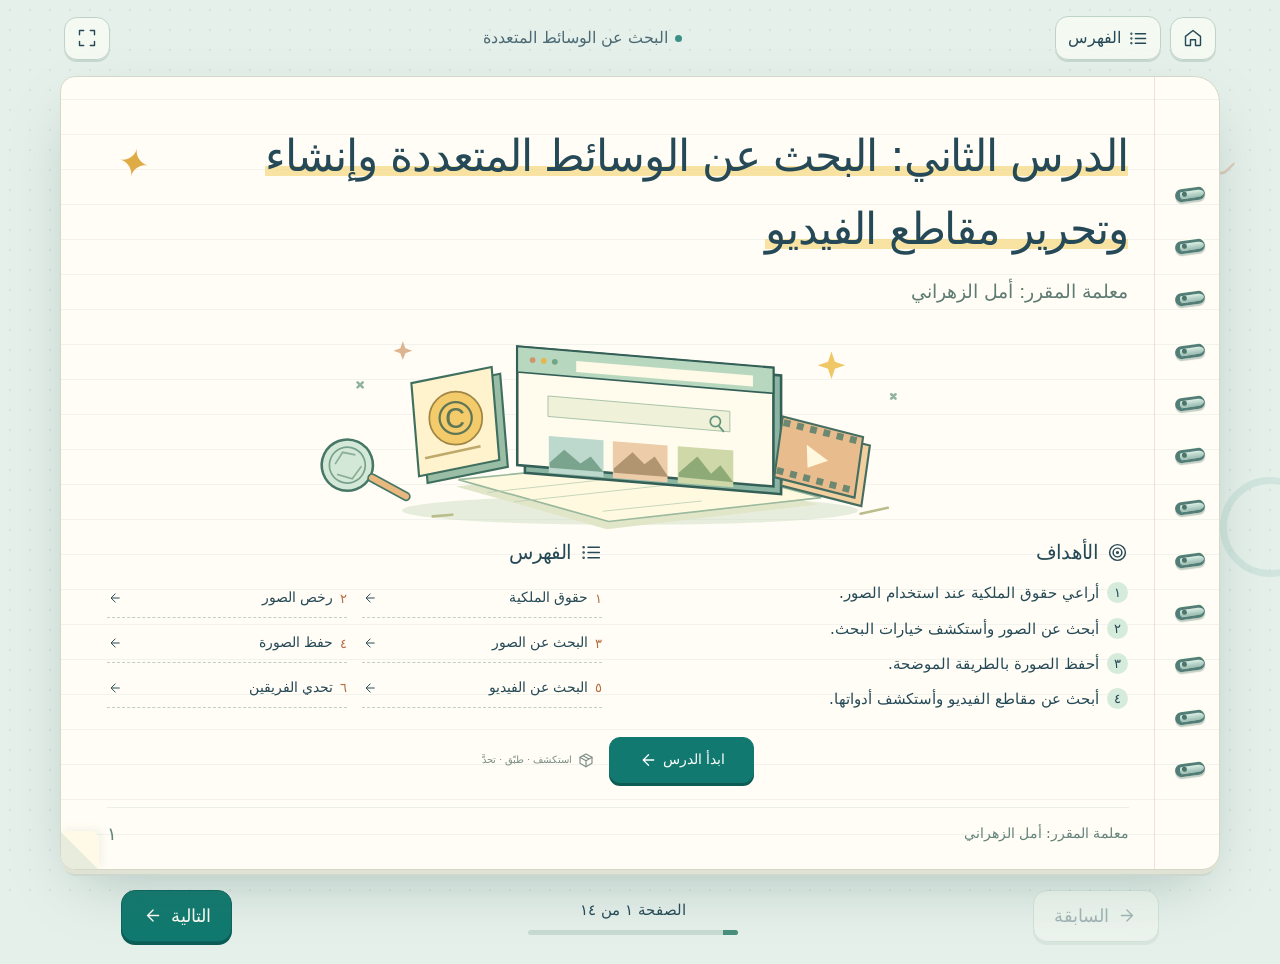
<file: index.html>
<!doctype html>
<html lang="ar" dir="rtl">
<head>
<meta charset="utf-8">
<meta name="viewport" content="width=device-width,initial-scale=1,viewport-fit=cover">
<meta name="theme-color" content="#e6f0eb">
<meta name="description" content="درس تفاعلي ثلاثي الأبعاد في البحث عن الوسائط المتعددة، معلمة المقرر: أمل الزهراني.">
<title>البحث عن الوسائط المتعددة وإنشاء وتحرير مقاطع الفيديو</title>
<style>
@font-face{font-family:Lesson;src:url([data-uri]) format('woff');font-weight:100 900;font-display:swap}
:root{--ink:#254956;--teal:#11796f;--mint:#b4e4d0;--paper:#fffdf5;--orange:#ed9870;--yellow:#f5cc62;--pink:#d38ea7;--line:#a5b9ba26;--shadow:#416a6030;--font:Lesson,Tahoma,Arial,sans-serif}
*{box-sizing:border-box}[hidden]{display:none!important}html{scroll-behavior:smooth}body{margin:0;background:#e6f0eb;color:var(--ink);font:21px/1.85 var(--font);overflow-x:hidden}button,input,select{font:inherit}button{cursor:pointer;touch-action:manipulation;color:inherit}button,a,input,select{-webkit-tap-highlight-color:transparent}button:focus-visible,a:focus-visible,input:focus-visible,select:focus-visible{outline:3px solid #c87940;outline-offset:4px}button:disabled{cursor:default}a{color:var(--teal)}svg{vertical-align:middle;flex-shrink:0}button svg{pointer-events:none}h1,h2,h3,p{margin:0}button{border:0;background:none}b,strong{font-weight:700}.sr-only,.skip-link:not(:focus){position:absolute;width:1px;height:1px;padding:0;margin:-1px;overflow:hidden;clip:rect(0,0,0,0);white-space:nowrap;border:0}.skip-link:focus{position:fixed;z-index:99;top:10px;right:20px;background:white;padding:10px}
.desk-decor{position:fixed;inset:0;pointer-events:none;overflow:hidden;z-index:-1;background-image:radial-gradient(#7da59926 1px,transparent 1px);background-size:20px 20px}.desk-decor i{position:absolute;font-style:normal;opacity:.43}.decor-spark{left:5%;top:17%;font-size:75px;color:#e4ae4a;transform:rotate(15deg)}.decor-ring{width:100px;height:100px;border:7px solid #b5d8cd;border-radius:50%;right:-40px;top:53%}.decor-cross{left:5%;bottom:8%;font-size:72px;color:#a1c7be;transform:rotate(15deg)}.decor-wave{right:3%;top:5%;font-size:100px;color:#d29c78}
#app{max-width:1210px;margin:auto;position:relative;padding:0 25px 22px}.app-toolbar{height:76px;display:flex;justify-content:space-between;align-items:center;gap:15px;padding:7px 4px}.toolbar-group{display:flex;align-items:center;gap:9px}.tool-button{border:1px solid #bed2c9;background:#f8fbf4c9;min-height:43px;min-width:45px;display:inline-flex;align-items:center;justify-content:center;gap:8px;border-radius:13px;padding:6px 12px;box-shadow:0 2px 0 #c7d8d0;font-size:16px}.tool-button:hover{background:#fffdf5;transform:translateY(-1px)}.toolbar-center{font-size:16px;display:flex;align-items:center;gap:7px;opacity:.8}.tiny-dot{width:7px;height:7px;border-radius:50%;background:var(--teal)}.paper-holder{perspective:1800px}.sheet{position:relative;background-color:var(--paper);background-image:linear-gradient(90deg,transparent calc(100% - 65px),#eabbb477 calc(100% - 65px),#eabbb477 calc(100% - 64px),transparent calc(100% - 64px)),repeating-linear-gradient(0deg,transparent 0,transparent 34px,var(--line) 34px,var(--line) 35px);border:1px solid #d4d8c9;border-radius:15px 26px 18px 15px;box-shadow:0 6px 0 -2px #e0e3d3,0 11px 0 -5px #ccd7cd,0 24px 65px -20px #416b6066;min-height:680px;transform-origin:right center;overflow:hidden}.sheet.turn-next{animation:pageNext .32s ease}.sheet.turn-previous{animation:pagePrevious .32s ease}.page-corner{position:absolute;width:38px;height:38px;bottom:0;left:0;background:linear-gradient(45deg,#e8ecdc 0 48%,#fff9e8 49%);border-top-right-radius:9px;box-shadow:4px -3px 7px #8e9c8317}.spiral{position:absolute;right:14px;top:91px;bottom:73px;width:31px;display:flex;flex-direction:column;justify-content:space-around;pointer-events:none}.spiral i{display:block;width:30px;height:13px;border:3px solid #537e78;border-left-width:5px;border-right-width:1px;border-radius:8px;box-shadow:0 2px 1px #1d4d4044,1px -1px 1px #faffee;transform:rotate(-8deg);background:linear-gradient(0deg,#98bbb1,#d9eee3)}.spiral i:before{content:'';position:absolute;left:2px;top:0;width:5px;height:5px;background:#4c766c;border-radius:50%}.lesson-page{padding:43px 91px 24px 46px;min-height:610px;outline:none}.sheet-foot{display:flex;justify-content:space-between;align-items:center;margin:0 90px 18px 46px;border-top:1px solid #98ada72e;padding-top:10px;color:#64837b;font-size:14px}.paper-number{font-weight:700;font-size:17.5px}.page-nav{display:flex;align-items:center;justify-content:space-between;gap:20px;margin:20px auto 0;padding:0 6px;max-width:1050px}.nav-button{display:inline-flex;gap:10px;align-items:center;min-height:48px;border-radius:14px;padding:9px 20px;border:1px solid #a8c9bc;background:#f3f9ee;box-shadow:0 3px 0 #c0d3c7;font-size:17.5px}.nav-button.next{background:var(--teal);border-color:#0d655e;color:#fffdf5;box-shadow:0 3px 0 #0b5d55}.nav-button:disabled{opacity:.35}.nav-button:not(:disabled):active{transform:translateY(2px);box-shadow:none}.page-position{width:min(210px,32%);font-size:15px;text-align:center}.progress-track{height:5px;background:#c8dbd0;border-radius:5px;overflow:hidden;margin-top:5px;direction:rtl}.progress-track i{display:block;width:0;height:100%;background:#498f7c;transition:width .35s}
.eyebrow{font-size:15px;font-weight:700;color:#a05a38;letter-spacing:.02em;margin-bottom:6px;display:flex;align-items:center;gap:7px}.eyebrow:before{content:'';width:22px;height:3px;background:var(--orange);border-radius:2px}h2{font-size:36px;line-height:1.6;letter-spacing:-.65px;margin-bottom:17px}h3{font-size:22.5px;line-height:1.7;margin-bottom:8px}.ink-underline{background:linear-gradient(transparent 69%,#f7d47577 69% 92%,transparent 92%);padding:0 4px}.source-text{font-size:21px;line-height:2.05;max-width:880px}.source-text+.source-text{margin-top:14px}.source-callout{position:relative;padding:11px 19px;border-right:3px solid #e9a476;margin:15px 0 5px;max-width:880px;background:linear-gradient(90deg,transparent,#fff0cf66)}.source-callout p{font-size:20px;line-height:2}.source-callout .note-title{font-size:15px;color:#b0643c;font-weight:700;margin-bottom:2px}.page-source{font-size:12.5px;color:#81938c;margin-top:15px}.micro-label{font-size:14px;color:#7c8e86;display:flex;align-items:center;gap:6px}.underlined-heading{display:inline-block;border-bottom:3px solid #e8bb6277;padding-bottom:3px;margin:10px 0 8px}.small-action,.pill-button{display:inline-flex;align-items:center;justify-content:center;gap:7px;border-radius:11px;padding:8px 14px;min-height:44px;background:#f3f1e5;border:1px solid #d4d8c7;box-shadow:0 2px 0 #d9decb;font-size:15px}.small-action.primary{background:var(--teal);color:white;border-color:var(--teal);box-shadow:0 3px 0 #0d5c54}.small-action:hover,.pill-button:hover{filter:brightness(.98)}.inline-actions{display:flex;align-items:center;gap:9px;flex-wrap:wrap}.accent{color:var(--teal)}
/* The first sheet */
.cover-title{font-size:44px;line-height:1.65;letter-spacing:-1.05px;max-width:890px}.cover-title .title-mark{background:linear-gradient(transparent 70%,#f3d16b99 70% 91%,transparent 91%)}.teacher{font-size:19px;color:#5e7c73;margin-top:9px}.cover-top{position:relative}.cover-star{position:absolute;left:10px;top:8px;color:#dfab45;font-size:39px;transform:rotate(12deg)}.hero-art{position:relative;margin:5px auto 0;max-width:800px;height:222px}.hero-art svg{width:100%;height:100%;overflow:visible}.hero-art .float-1{animation:float 6s ease-in-out infinite}.hero-art .float-2{animation:float 7s ease-in-out -2s infinite}.hero-art .float-3{animation:float 5s ease-in-out -1s infinite}.cover-bottom{display:grid;grid-template-columns:1fr 1fr;gap:32px;margin-top:0}.goals-title,.toc-title{display:flex;align-items:center;gap:9px;font-size:20px;margin:0 0 11px}.goals-list{list-style:none;padding:0;margin:0;counter-reset:goals}.goals-list li{counter-increment:goals;font-size:15px;line-height:1.95;display:flex;gap:8px;margin-bottom:6px;align-items:flex-start}.goals-list li:before{content:counter(goals,arabic-indic);font-size:12.5px;background:#d5ebdb;border-radius:50%;width:21px;height:21px;flex-shrink:0;text-align:center;line-height:21px;margin-top:3px}.toc-links{display:grid;grid-template-columns:1fr 1fr;column-gap:15px;row-gap:6px}.toc-link{display:flex;align-items:center;gap:7px;text-align:right;padding:6px 0;border-bottom:1px dashed #bfd1bf;font-size:14px}.toc-link span:first-child{color:#b76d42;font-size:12.5px}.toc-link:hover{color:var(--teal);border-color:var(--teal)}.cover-start{margin-top:17px;display:flex;align-items:center;justify-content:center;gap:15px}.cover-start .small-action{padding:9px 28px;font-size:14px}.cover-start .micro-label{font-size:10px}
/* True projected geometry, drawn on the same paper */
.pop-scene{position:relative;margin:14px 0 8px;isolation:isolate}.scene-top{display:flex;justify-content:space-between;align-items:center;gap:10px;flex-wrap:wrap}.scene-kicker{font-size:14px;display:flex;align-items:center;gap:7px;color:#657f75}.scene-kicker .dimensional{font:700 14px/1.4 Arial;background:#f9d271;border:1px solid #d9ad43;border-radius:6px;padding:3px 6px;color:#735a2a;transform:rotate(-5deg)}.scene-controls{display:flex;gap:6px;align-items:center}.scene-controls .small-action{padding:6px 12px;min-height:39px;font-size:14px}.scene-canvas{display:block;width:100%;height:260px;touch-action:pan-y;cursor:grab;outline:none;border-radius:16px;background:radial-gradient(ellipse at 50% 74%,#d9e7d244,transparent 68%)}.pop-scene.raised .scene-canvas{cursor:grab;touch-action:pan-y}.scene-canvas:active{cursor:grabbing}.scene-rotate{display:flex;gap:6px;align-items:center;justify-content:center;margin-top:-6px;position:relative}.rotate-control{width:40px;height:38px;border:1px solid #bfd2c0;border-radius:50%;background:#fffaf0;font-size:22.5px;line-height:1}.scene-rotate input{width:135px;accent-color:var(--teal);direction:ltr}.scene-parts{display:flex;gap:8px;justify-content:center;flex-wrap:wrap;margin:10px 0}.part-button{font-size:15px;line-height:1.6;border:1px dashed #abbfba;padding:7px 13px;border-radius:20px;min-height:40px;background:#fffaf0cc}.part-button[aria-pressed=true]{background:#cce5d8;border-style:solid;border-color:#7ba894;box-shadow:0 2px 0 #a5c6b2}.scene-caption{padding:9px 18px 7px;border-right:3px solid #b3d5c0;font-size:19px;line-height:2;min-height:68px;background:linear-gradient(90deg,transparent,#eff5e877)}.scene-caption:empty{display:none}.scene-caption.reveal{animation:captionIn .3s ease}.scene-prompt{font-size:14px;color:#7b8b7f;text-align:center;min-height:22px}.scene-prompt:before{content:'↗';color:var(--teal);padding-left:6px}
/* An actual interactive, layered browser, not a screenshot */
.browser-section{perspective:1500px;margin:16px 0 5px}.browser-section .scene-top{margin-bottom:12px}.browser-shell{position:relative;background:#fffefa;border:2px solid #547f7a;border-radius:14px;overflow:visible;box-shadow:0 5px 0 #c3d2c5,0 10px 17px -11px #426c5e77;transition:transform .65s cubic-bezier(.18,.8,.3,1),box-shadow .65s;transform-style:preserve-3d;transform-origin:50% 80%;max-width:850px;margin:auto}.browser-section.elevated .browser-shell{transform:rotateX(7deg) rotateY(-5deg) translateZ(26px);box-shadow:9px 13px 0 #8eb5a6,14px 27px 25px -14px #38645477}.browser-shell:after{content:'';position:absolute;inset:6px -9px -9px 6px;border-radius:15px;background:#86b0a1;border:2px solid #547f7a;transform:translateZ(-11px);z-index:-1}.browser-bar{display:flex;align-items:center;gap:10px;background:#d9e9df;padding:10px 13px;border-radius:11px 11px 0 0;border-bottom:1px solid #bdd0c4;min-height:43px}.browser-dots{display:flex;gap:5px}.browser-dots i{width:8px;height:8px;border-radius:50%;background:#96b8a9}.browser-dots i:first-child{background:#e69e80}.browser-dots i:nth-child(2){background:#edc963}.browser-address{direction:ltr;text-align:left;border:1px solid #b0c8ba;border-radius:7px;background:#fffdf4;flex:1;min-width:0;font:14px/1.6 Arial;padding:5px 10px;color:#55766a}.browser-name{font-size:11px;color:#547466}.browser-body{padding:18px 22px 20px;transform-style:preserve-3d}.search-form{display:flex;gap:8px;max-width:600px;margin:auto;align-items:center}.search-input{width:100%;min-width:0;flex:1;border:1px solid #abc6bb;border-radius:22px;background:#fffdf6;padding:8px 16px;font-size:19px;line-height:1.8;min-height:45px;color:var(--ink)}.search-submit{border-radius:50%;width:45px;height:45px;flex-shrink:0;border:1px solid #1d7a6b;background:#b5ddc7;display:grid;place-items:center}.search-tabs{display:flex;gap:8px;justify-content:center;border-bottom:1px solid #d9e3d6;margin:12px 0 9px;flex-wrap:wrap;padding-bottom:7px;transform-style:preserve-3d}.search-tab{font-size:15px;min-height:40px;padding:5px 16px;border-radius:8px;position:relative;transition:transform .4s}.search-tab.active{color:var(--teal);background:#d9ebdd;box-shadow:0 3px 0 #7cae98}.browser-section.elevated .search-tab.active{transform:translateZ(35px);box-shadow:2px 6px 0 #9bbca6}.search-tab:disabled{opacity:.42}.filter-row{display:flex;align-items:center;gap:8px;flex-wrap:wrap;margin:9px 0 11px;transform-style:preserve-3d}.filter-row label{font-size:14px;display:flex;align-items:center;gap:5px}.filter-row select{font-size:14px;border:1px solid #a4c3b5;background:#f5f7ea;padding:7px;border-radius:8px;color:var(--ink);max-width:100%}.results-note{font-size:12.5px;color:#8c9b8e;margin-bottom:7px}.image-results{display:grid;grid-template-columns:repeat(3,1fr);gap:13px;margin-top:8px;transform-style:preserve-3d}.image-result{padding:0;display:block;position:relative;transition:transform .4s;border:2px solid transparent;min-width:0;border-radius:9px;overflow:visible}.image-result svg{display:block;width:100%;height:auto;border-radius:7px;border:1px solid #bdd0bc}.image-result.selected{border-color:#c99839;box-shadow:0 0 0 3px #f4d47b66}.browser-section.elevated .image-result.selected{transform:translateZ(40px) rotateZ(-2deg);box-shadow:4px 7px 0 #c5c58c}.image-result .image-caption{font-size:12.5px;line-height:1.7;display:block;margin-top:5px;color:#5c7e71}.empty-results{text-align:center;min-height:105px;display:flex;align-items:center;justify-content:center;gap:10px;color:#7a9687;font-size:15px}.practice-status{font-size:15px;line-height:1.8;min-height:28px;margin-top:11px;text-align:center}.practice-status.success{color:#1f7b59}.practice-status.error{color:#b05238}.step-track{display:flex;gap:7px;align-items:center;flex-wrap:wrap;margin:10px 0}.step-number{width:28px;height:28px;display:grid;place-items:center;border:1px solid #c5d0bd;color:#899c8a;border-radius:50%;font-size:14px;background:#fffbed}.step-number.done{background:#d2e8d6;color:#377c60;border-color:#9bc7ac}.step-number.current{background:#f4cf75;color:#755c24;border-color:#d8ae50}.step-text{padding:9px 18px;border-right:3px solid #e6bd64;background:linear-gradient(90deg,transparent,#fff1ca77);font-size:19px;line-height:2;min-height:71px}.step-index-label{font-size:12.5px;color:#aa733c;display:block}.continue-step{margin:10px 0}.step-layout{margin-top:3px}.browser-standalone{margin-top:16px}.license-grid{display:flex;justify-content:center;gap:14px;flex-wrap:wrap;margin:14px 0}.license-choice{display:flex;align-items:center;gap:10px;padding:12px 18px;border:1px solid #aac6b5;background:#fffbed;border-radius:12px;min-height:54px;font-size:16px;box-shadow:0 4px 0 #d5ddc8;transform-style:preserve-3d}.license-choice strong{font:700 31px/1 Arial;color:#477864}.license-choice.active{background:#cfebd7;border-color:#679c7b;transform:translateY(-5px);box-shadow:0 9px 0 #b1d0b5}.license-result{min-height:65px;font-size:17.5px;padding:8px 15px;border-right:3px solid #b6d3b5}.check-block{border-top:1px dashed #bbcab5;margin-top:18px;padding-top:12px}.check-trigger{font-size:15px;display:flex;gap:8px;align-items:center;color:#8b6937;padding:6px 0;min-height:40px}.check-trigger:after{content:'+';font-size:25px}.check-block.open .check-trigger:after{content:'−'}.check-content{display:none;padding:5px 0}.check-block.open .check-content{display:block}.check-question{font-size:17.5px;margin-bottom:9px}.choice-row{display:flex;flex-wrap:wrap;gap:9px}.answer-choice{min-height:46px;padding:8px 15px;border:1px solid #c5cfba;background:#fffcf0;border-radius:10px;font-size:15px;line-height:1.8;text-align:right}.answer-choice.correct{border-color:#5b9d73;background:#ddf0df}.answer-choice.wrong{border-color:#cb927a;background:#f9e2d7}.answer-choice:disabled{opacity:.75}.check-feedback{font-size:16px;line-height:1.9;margin-top:8px;min-height:20px}.check-feedback.success{color:#397c53}.check-feedback.error{color:#a65f40}
/* Save practice */
.save-practice{perspective:1300px;margin-top:13px}.save-art-button{display:block;position:relative;width:min(480px,100%);margin:15px auto 12px;padding:0;border:5px solid #fffaf0;outline:1px solid #b4c6b1;border-radius:9px;box-shadow:4px 7px 0 #d2d9b7;transition:transform .55s;transform-style:preserve-3d}.save-art-button svg{width:100%;height:auto;display:block;border-radius:4px}.save-practice.enlarged .save-art-button{transform:rotateX(8deg) rotateY(-7deg) translateZ(22px);outline:2px solid #dbb752;box-shadow:8px 14px 0 #c0cda6,15px 25px 28px -18px #46736088}.save-controls{display:flex;justify-content:center;gap:8px;flex-wrap:wrap}.save-action{padding:9px 17px;background:#d4e9d7;border:1px solid #9abf9e;border-radius:10px;font-size:15px;min-height:46px}.save-action:disabled{opacity:.4}.touch-menu{display:none;border:1px solid #9ab5a4;border-radius:10px;background:#fffdf0;padding:7px;max-width:310px;margin:12px auto;box-shadow:3px 5px 0 #d3ddc4}.touch-menu.show{display:block;animation:captionIn .25s}.touch-menu button{width:100%;text-align:right;border-radius:7px;background:#e0eed7;padding:10px 14px;font-size:15px;min-height:44px}.video-results{display:flex;flex-direction:column;gap:8px;max-width:600px;margin:10px auto 0}.video-result{display:flex;align-items:center;gap:14px;border-bottom:1px dashed #c5d5c3;padding:8px;text-align:right;border-radius:7px;min-height:65px}.video-result.selected{background:#e8eed6}.video-thumb{width:100px;max-width:30%;position:relative}.video-thumb svg{width:100%;height:auto;border-radius:6px}.video-thumb span{position:absolute;bottom:5px;left:5px;background:#254956d9;color:white;padding:0 4px;font:12.5px/1.6 Arial;border-radius:3px}.video-result-title{font-size:15px;line-height:1.9}.video-result-title small{display:block;font-size:12.5px;color:#7b9788;direction:ltr;text-align:right}.local-video{display:block;width:min(560px,100%);max-height:260px;margin:12px auto;border:4px solid #fff9e9;border-radius:12px;box-shadow:4px 6px 0 #b2c9ad;background:#b5dedc}.video-practice-header{text-align:center;font-size:12.5px;color:#738d7a;margin-top:3px}.duration-readout{font:15px Arial;color:#6c815f}.word-form{display:flex;gap:9px;margin:13px auto;max-width:620px}.word-form input{border:1px solid #a9c4b0;border-radius:10px;padding:10px 13px;flex:1;min-width:0;background:#fffdf5;color:var(--ink);font-size:17.5px;direction:rtl}.word-form button{border-radius:10px;background:#c9e6ce;border:1px solid #94bba0;padding:7px 16px;font-size:15px}.url-strip{direction:ltr;text-align:center;font:20px/2 Arial;margin:12px auto 0;color:#698557}.tip-visual{max-width:570px;margin:10px auto}.tip-visual svg{width:100%;height:auto;max-height:240px}
/* Two teams share one challenge at a time on the paper */
.game-type{font-size:15px;color:#9f7040;margin-bottom:13px}.scoreboard{display:flex;align-items:stretch;gap:15px;margin:12px 0 20px}.team-score{flex:1;border-bottom:4px solid #acd3b8;padding:9px 16px 10px;border-radius:10px 10px 0 0;background:linear-gradient(0deg,#eaf2df99,transparent);display:flex;align-items:center;justify-content:space-between;gap:8px;transition:background .2s}.team-score.team-two{border-color:#e8b794;background:linear-gradient(0deg,#f7eddd99,transparent)}.team-score.active{background:#d9ecdb;border-color:#4e9669}.team-score.team-two.active{background:#f9e3c9;border-color:#cf9862}.team-name{font-size:16px}.team-count{font-size:37.5px;line-height:1.4}.turn-label{font-size:15px;color:#5f855f;min-height:26px}.round-top{display:flex;justify-content:space-between;align-items:center;font-size:14px;color:#9b8250;border-bottom:1px dashed #c9d3ba;padding-bottom:9px;margin-bottom:14px}.question-kind{background:#fff0c6;border-radius:7px;padding:3px 8px}.game-question{font-size:26px;line-height:1.85;margin-bottom:18px;max-width:860px}.game-answers{display:grid;grid-template-columns:1fr 1fr;gap:11px}.game-answer{display:flex;align-items:center;gap:10px;border:1px solid #b4c8af;border-radius:12px;background:#fffbed;padding:12px 15px;min-height:63px;text-align:right;font-size:16px;line-height:1.85;box-shadow:0 3px 0 #e0e3c9}.game-answer .letter{display:grid;place-items:center;width:28px;height:28px;flex-shrink:0;border-radius:50%;background:#e6ecd5;color:#64805c;font-size:15px}.game-answer.correct{background:#d9efda;border-color:#77a97a}.game-answer.wrong{background:#f7dfd0;border-color:#cb9b81}.game-answer.chosen{background:#fff0be;border-color:#d1a544;transform:translateY(-2px)}.game-answer:disabled{opacity:.85}.game-feedback{margin-top:16px;min-height:69px;padding:8px 15px;border-right:3px solid #e6c37a;background:linear-gradient(90deg,transparent,#fff2d166);font-size:16px;line-height:2}.game-feedback.success{border-color:#7dbb87}.game-feedback.error{border-color:#d29370}.game-actions{display:flex;justify-content:space-between;align-items:center;gap:10px;flex-wrap:wrap;margin-top:17px}.game-actions .small-action:disabled{opacity:.35}.game-hotspot{border:1px solid #b5c6b1;border-radius:12px;padding:15px;background:#f8faee}.hotspot-tabs{display:flex;gap:9px;justify-content:center;flex-wrap:wrap}.hotspot-tabs button{font-size:17.5px;padding:13px 18px;border-bottom:3px solid #c5d4bb;min-height:48px}.hotspot-tabs button.correct{background:#dbefd6;border-color:#7ea778}.hotspot-tabs button.wrong{background:#f7e3d6;border-color:#c48c6a}.order-list{list-style:none;counter-reset:ord;padding:0;margin:0;display:grid;gap:9px}.order-item{display:flex;align-items:center;gap:9px;padding:9px 12px;background:#fffbed;border:1px solid #bdc9b0;border-radius:10px;font-size:16px;line-height:1.8}.order-item .order-no{width:24px;height:24px;flex-shrink:0;border-radius:50%;background:#dfe9d0;display:grid;place-items:center;font-size:14px}.order-item .order-text{flex:1}.order-move{border-radius:7px;border:1px solid #c0cbb3;background:#edf3e0;min-width:40px;min-height:40px;font-size:20px}.order-item button:disabled{opacity:.35}.order-check{margin-top:12px}.winner-view{text-align:center;padding:5px 0 15px}.winner-view .trophy{font-size:78px;line-height:1.4;display:block;color:#d6ab47;filter:drop-shadow(3px 4px 0 #eadab1)}.winner-view h3{font-size:37.5px;margin-top:10px}.winner-view p{font-size:17.5px;margin-top:10px}.result-detail{display:flex;justify-content:center;gap:30px;font-size:16px;margin-top:15px}.confetti{position:absolute;inset:0;pointer-events:none;overflow:hidden}.confetti i{position:absolute;top:-20px;width:9px;height:13px;animation:confettiDrop 2.7s ease-out forwards;opacity:0}.mobile-only{display:none}
@keyframes pageNext{0%{transform:rotateY(0);opacity:1}45%{transform:rotateY(-6deg);opacity:.45}100%{transform:rotateY(0);opacity:1}}@keyframes pagePrevious{0%{transform:rotateY(0);opacity:1}45%{transform:rotateY(6deg);opacity:.45}100%{transform:rotateY(0);opacity:1}}@keyframes float{0%,100%{transform:translateY(0)}50%{transform:translateY(-7px)}}@keyframes captionIn{from{opacity:.3;transform:translateY(4px)}to{opacity:1;transform:translateY(0)}}@keyframes confettiDrop{0%{opacity:1;transform:translateY(0) rotate(0)}100%{opacity:0;transform:translateY(560px) rotate(500deg)}}
@media(min-width:1700px){body{font-size:25px}#app{max-width:1450px}.lesson-page{padding-top:52px;padding-left:64px}.sheet{min-height:820px}.source-text{font-size:26px;max-width:1070px}h2{font-size:46px}.cover-title{font-size:55px;max-width:1130px}.teacher{font-size:24px}.hero-art{height:270px}.goals-list li{font-size:20px}.goals-title,.toc-title{font-size:26px}.toc-link{font-size:19px}.scene-canvas{height:330px}.scene-caption,.step-text{font-size:24px}.part-button,.small-action,.search-tab{font-size:19px;min-height:48px}.browser-address{font-size:17.5px}.browser-body{padding:23px 30px}.game-question{font-size:34px}.game-answer{font-size:21px;min-height:78px}.team-name{font-size:21px}.game-feedback{font-size:21px}.toolbar-center{font-size:20px}.nav-button{font-size:21px;min-height:56px}.check-question{font-size:22.5px}.answer-choice{font-size:20px}.scene-controls .small-action{font-size:17.5px;min-height:46px}.game-actions .small-action{font-size:19px}.source-callout p{font-size:25px}.check-trigger{font-size:20px}}
@media(max-width:760px){body{font-size:20px}#app{padding:0 12px 15px}.app-toolbar{height:65px;gap:10px}.toolbar-center{font-size:12.5px;max-width:45%;line-height:1.6;text-align:center}.tool-button{min-height:41px;min-width:41px;padding:5px 9px}.tool-button.index-button{font-size:14px}.toolbar-group{gap:6px}.sheet{min-height:640px;border-radius:12px 19px 13px 12px;background-image:linear-gradient(90deg,transparent calc(100% - 43px),#eabbb477 calc(100% - 43px),#eabbb477 calc(100% - 42px),transparent calc(100% - 42px)),repeating-linear-gradient(0deg,transparent 0,transparent 31px,var(--line) 31px,var(--line) 32px)}.lesson-page{padding:29px 60px 22px 22px;min-height:570px}.spiral{right:10px;width:21px;top:78px;bottom:70px}.spiral i{width:23px;height:11px;border-width:2px;border-left-width:4px}.sheet-foot{margin-right:60px;margin-left:22px;font-size:11px}.cover-title{font-size:32.5px;letter-spacing:-.6px}.cover-star{font-size:23px;left:-7px;top:-7px}.teacher{font-size:15px}.hero-art{height:195px;margin-top:8px}.cover-bottom{grid-template-columns:1fr;gap:17px}.goals-list li{font-size:15px}.toc-links{gap:6px 16px}.toc-link{font-size:14px}.cover-start{margin-top:20px;gap:10px;flex-wrap:wrap}.cover-start .micro-label{font-size:9px}h2{font-size:30px;margin-bottom:13px}.eyebrow{font-size:12.5px}.source-text{font-size:19px;line-height:2.05}.source-callout{padding:9px 12px}.source-callout p{font-size:17.5px}.scene-canvas{height:240px}.scene-caption{font-size:17.5px;padding:8px 12px;min-height:65px}.scene-top{gap:7px}.scene-controls{gap:5px}.scene-controls .small-action{font-size:12.5px;padding:5px 8px;min-height:37px}.scene-kicker{font-size:12.5px}.scene-parts{gap:6px}.part-button{font-size:14px;padding:6px 10px;min-height:39px}.scene-prompt{font-size:11px}.scene-rotate input{width:100px}.scene-rotate{margin-top:-5px}.browser-body{padding:13px 12px}.browser-bar{padding:8px;gap:5px}.browser-name{display:none}.browser-address{font-size:11px;padding:5px;min-height:25px}.browser-dots{gap:3px}.browser-dots i{width:6px;height:6px}.search-tab{font-size:14px;padding:5px 11px}.search-tabs{gap:4px;margin-top:10px}.search-input{font-size:15px;padding:6px 10px;min-height:41px}.search-submit{width:41px;height:41px}.image-results{gap:8px}.image-result .image-caption{font-size:11px}.step-text{font-size:17.5px;padding:8px 12px;min-height:75px}.step-track{gap:5px}.step-number{width:25px;height:25px}.filter-row label{font-size:12.5px}.filter-row select{font-size:12.5px;padding:6px;max-width:155px}.license-choice{font-size:14px;padding:9px 11px}.license-grid{gap:10px}.check-question{font-size:16px}.answer-choice{font-size:14px;padding:8px 11px;min-height:44px}.check-feedback{font-size:15px}.page-nav{gap:10px;margin-top:17px;padding:0}.nav-button{min-height:46px;padding:8px 13px;font-size:15px;gap:6px}.page-position{font-size:12.5px;width:32%}.nav-button svg{width:17px;height:17px}.scoreboard{gap:9px;margin:10px 0 15px}.team-score{padding:8px 9px}.team-name{font-size:14px}.team-count{font-size:32.5px}.game-question{font-size:22.5px;margin-bottom:14px}.game-answers{grid-template-columns:1fr}.game-answer{font-size:15px;min-height:54px;padding:9px 12px}.game-answer .letter{width:25px;height:25px}.game-feedback{font-size:15px;padding:8px 11px}.game-type{font-size:12.5px}.game-actions .small-action{font-size:14px;padding:8px 12px}.game-hotspot{padding:10px}.hotspot-tabs{gap:4px}.hotspot-tabs button{font-size:15px;padding:9px 12px}.order-item{font-size:14px;padding:8px}.order-move{min-width:35px;min-height:40px}.video-result{gap:9px;padding:7px}.video-result-title{font-size:12.5px}.video-result-title small{font-size:11px}.video-results{gap:5px}.local-video{max-height:200px}.word-form input{font-size:15px;padding:8px 9px}.word-form button{padding:7px 10px;font-size:12.5px}.winner-view h3{font-size:30px}.winner-view .trophy{font-size:65px}.winner-view p{font-size:15px}.result-detail{gap:15px;font-size:14px}}
@media(max-width:420px){#app{padding:0 8px 15px}.toolbar-center{display:none}.lesson-page{padding:25px 49px 20px 15px}.sheet{background-image:linear-gradient(90deg,transparent calc(100% - 35px),#eabbb466 calc(100% - 35px),#eabbb466 calc(100% - 34px),transparent calc(100% - 34px)),repeating-linear-gradient(0deg,transparent 0,transparent 31px,var(--line) 31px,var(--line) 32px)}.spiral{right:7px;width:18px}.spiral i{width:20px;height:10px}.sheet-foot{margin-right:49px;margin-left:15px}.cover-title{font-size:29px}.teacher{font-size:14px}.hero-art{height:167px}.goals-title,.toc-title{font-size:17.5px}.goals-list li{font-size:14px}.toc-link{font-size:12.5px}h2{font-size:27.5px}.source-text{font-size:17.5px}.source-callout p{font-size:16px}.scene-canvas{height:215px}.scene-top{align-items:flex-start}.scene-caption{font-size:16px}.scene-kicker{font-size:11px}.scene-controls .small-action{font-size:11px;padding:5px 7px}.browser-body{padding:11px 8px}.search-tabs{gap:2px}.search-tab{padding:5px 9px;font-size:12.5px}.step-text{font-size:16px}.filter-row{gap:6px}.image-results{gap:6px}.image-result .image-caption{font-size:10px}.nav-button{padding:7px 10px;font-size:14px}.page-position{font-size:11px}.scene-parts{gap:5px}.part-button{font-size:12.5px;padding:6px 9px}.scene-prompt{font-size:11px}.scene-rotate .micro-label{font-size:11px}.check-trigger{font-size:14px}.license-result{font-size:16px}.license-choice{font-size:12.5px}.game-question{font-size:21px}.game-feedback{font-size:14px}.order-item{flex-wrap:wrap}.order-item .order-text{min-width:calc(100% - 40px)}.order-item .order-move:first-of-type{margin-right:auto}.game-actions{gap:8px}.game-actions .small-action{font-size:12.5px}.game-answers{gap:9px}}
@media(prefers-reduced-motion:reduce){*,*:before,*:after{animation-duration:.001ms!important;transition-duration:.001ms!important;scroll-behavior:auto!important}}
@media print{body{background:white}.app-toolbar,.page-nav,.desk-decor,.scene-controls,.scene-rotate{display:none!important}#app{max-width:none;padding:0}.sheet{box-shadow:none;border:0}.lesson-page{padding:20px 50px}.sheet-foot{margin:0 50px}.spiral{display:none}.source-text{font-size:13pt}.sheet{min-height:0}}

.browser-section.elevated .browser-shell{margin-bottom:25px}
@media(min-width:1700px){button{min-height:48px}.step-number{width:44px;height:44px;min-height:44px}.tool-button{min-width:50px}.toc-link{padding-top:8px;padding-bottom:8px}.scene-rotate input{height:44px}.scene-rotate .rotate-control{width:48px;min-height:48px}}

body.presentation{overflow:hidden}body.presentation #app{position:fixed;inset:0;max-width:none;margin:0;padding:0 max(18px,calc((100vw - 1500px)/2)) 20px;overflow-y:auto;overflow-x:hidden;background:#e6f0eb;z-index:30}body.presentation .app-toolbar{position:sticky;top:0;z-index:35;background:#e6f0ebed;backdrop-filter:blur(8px)}body.presentation .paper-holder{max-width:1500px;margin:auto}body.presentation .page-nav{max-width:1350px}@media(max-width:760px){body.presentation #app{padding:0 8px 15px}}

.caption-title{display:block;font-size:1em;color:#246f5c;line-height:1.8;margin-bottom:5px}.caption-context{font-size:.94em;color:#627c65;line-height:1.85;margin-bottom:5px}.caption-copy{line-height:1.95}.toc-link{min-width:0;display:grid;grid-template-columns:auto minmax(0,1fr) auto}.team-score{min-width:0}.license-result{line-height:1.95}.image-caption{overflow-wrap:anywhere}.browser-address{min-height:34px}
@media(max-width:420px){.toc-links{grid-template-columns:1fr;gap:4px}.team-score{flex-direction:column;align-items:center;gap:2px}.team-name{font-size:14px}.scene-top{row-gap:10px}.scene-controls .small-action{min-height:41px}.scene-parts{gap:7px}.part-button{min-height:44px}.scene-caption{padding-top:12px;padding-bottom:12px}.word-form{flex-wrap:wrap}.word-form input{flex-basis:65%}.browser-body{padding-left:7px;padding-right:7px}}

</style>
</head>
<body>
<a href="#page" class="skip-link">انتقل إلى محتوى الصفحة</a>
<div class="desk-decor" aria-hidden="true"><i class="decor-spark">✦</i><i class="decor-ring"></i><i class="decor-cross">+</i><i class="decor-wave">﹏</i></div>
<div id="app">
 <header class="app-toolbar">
  <div class="toolbar-group"><button class="tool-button" id="homeButton" aria-label="العودة إلى البداية"></button><button class="tool-button index-button" id="indexButton"></button></div>
  <div class="toolbar-center"><span class="tiny-dot"></span><span id="sectionLabel">البحث عن الوسائط المتعددة</span></div>
  <div class="toolbar-group"><button class="tool-button" id="fullscreenButton" aria-label="ملء الشاشة"></button></div>
 </header>
 <main class="paper-holder" id="main">
  <article class="sheet" id="sheet" aria-label="صفحة الدرس">
   <div class="spiral" aria-hidden="true"></div>
   <div class="page-corner" aria-hidden="true"></div>
   <div class="lesson-page" id="page" tabindex="-1"></div>
   <div class="sheet-foot"><span id="footTopic"></span><span class="paper-number" id="paperNumber"></span></div>
  </article>
 </main>
 <nav class="page-nav" aria-label="التنقل بين صفحات الدرس">
  <button class="nav-button" id="previousButton"></button>
  <div class="page-position"><span id="pageCounter" aria-live="polite"></span><div class="progress-track"><i id="progressFill"></i></div></div>
  <button class="nav-button next" id="nextButton"></button>
 </nav>
</div>
<div class="sr-only" id="announcer" aria-live="polite"></div>
<script>window.LESSON_VIDEO='[data-uri]';</script>
<script>/* Small offline 3D renderer. Geometry is transformed, depth sorted, lit,
   projected and hit-tested; the raised state changes the mesh height and
   camera angle. No remote library or image is required. */
(()=>{'use strict';
const C={ink:'#315c59',mint:'#b9dbc7',teal:'#579d8e',cream:'#fff4d5',yellow:'#f5ca68',orange:'#e9a17d',blue:'#96c6cc',pink:'#ddb0b9'};
const mix=(a,b,t)=>a+(b-a)*t;
function shade(hex,k){const x=hex.replace('#','');const a=[0,2,4].map(i=>parseInt(x.slice(i,i+2),16));return `rgb(${a.map(v=>Math.round(Math.max(0,Math.min(255,v*k)))).join(',')})`;}
function round(ctx,x,y,w,h,r){ctx.beginPath();ctx.roundRect(x,y,w,h,r);}
function city(ctx,w,h,variant=0){
 ctx.fillStyle=variant===1?'#e9c3b8':variant===2?'#d2e4bd':'#bce0df';ctx.fillRect(0,0,w,h);
 ctx.fillStyle='#f7d170';ctx.beginPath();ctx.arc(w*.79,h*.22,w*.09,0,Math.PI*2);ctx.fill();
 const buildings=[[.04,.16,.44],[.23,.17,.62],[.45,.14,.49],[.64,.13,.72],[.81,.15,.39]];
 buildings.forEach((b,i)=>{let [xx,ww,hh]=b;xx*=w;ww*=w;hh*=h;ctx.fillStyle=['#6fa69f','#4d8d88','#91bbb0','#437c7e','#7aa59a'][i];round(ctx,xx,h*.87-hh,ww,hh,3);ctx.fill();if(i===3){ctx.beginPath();ctx.moveTo(xx,h*.87-hh);ctx.lineTo(xx+ww/2,h*.87-hh-h*.15);ctx.lineTo(xx+ww,h*.87-hh);ctx.fill();ctx.fillStyle='#d6ebe0';ctx.fillRect(xx+ww*.3,h*.87-hh+h*.1,ww*.4,h*.1);}
 ctx.fillStyle='#f6dfad';for(let ry=h*.87-hh+h*.08;ry<h*.81;ry+=h*.13){for(let rx=xx+ww*.18;rx<xx+ww*.8;rx+=ww*.37){ctx.fillRect(rx,ry,ww*.13,h*.055);}}});
 ctx.fillStyle='#d6c394';ctx.fillRect(0,h*.87,w,h*.13);ctx.fillStyle='#548b70';
 for(let i=0;i<4;i++){const x=w*(i*.28+.04);ctx.fillStyle='#a58256';ctx.fillRect(x,h*.69,w*.012,h*.24);ctx.fillStyle='#4f8c6d';ctx.beginPath();ctx.ellipse(x,h*.7,w*.055,h*.07,0,0,Math.PI*2);ctx.fill();}
}
const textureCache=new Map();
function texture(kind,label='',variant=0){const key=kind+label+variant;if(textureCache.has(key))return textureCache.get(key);const cv=document.createElement('canvas');cv.width=400;cv.height=280;let x=cv.getContext('2d');x.fillStyle='#fff7df';x.fillRect(0,0,400,280);x.strokeStyle=C.ink;x.lineWidth=6;
 if(kind==='image'){city(x,400,280,variant);}
 else if(kind==='copyright'){x.fillStyle='#f8d97d';x.fillRect(0,0,400,280);x.fillStyle=C.ink;x.font='bold 205px Arial';x.textAlign='center';x.fillText('©',200,215);}
 else if(kind==='cc'){x.fillStyle='#d1e6ca';x.fillRect(0,0,400,280);x.fillStyle=C.ink;x.font='bold 133px Arial';x.textAlign='center';x.fillText('CC',200,186);x.beginPath();x.arc(200,136,115,0,Math.PI*2);x.stroke();}
 else if(kind==='permission'){x.fillStyle='#f9ecc4';x.fillRect(0,0,400,280);x.strokeStyle='#acc6ac';x.lineWidth=8;for(let y=65;y<240;y+=43){x.beginPath();x.moveTo(50,y);x.lineTo(305,y);x.stroke();}x.strokeStyle='#36846a';x.lineWidth=20;x.beginPath();x.moveTo(215,170);x.lineTo(255,209);x.lineTo(346,108);x.stroke();}
 else if(kind==='browser'){x.fillStyle='#fff9e8';x.fillRect(0,0,400,280);x.fillStyle='#cde4d4';x.fillRect(0,0,400,56);x.fillStyle='#6e9c8b';for(let i=0;i<3;i++){x.beginPath();x.arc(25+i*22,27,7,0,Math.PI*2);x.fill();}x.fillStyle='#fffaf0';round(x,110,13,260,29,9);x.fill();x.fillStyle='#a6c3b1';round(x,55,85,290,37,18);x.fill();for(let i=0;i<3;i++){x.save();x.translate(28+i*123,150);x.scale(.25,.32);city(x,400,280,i);x.restore();}}
 else if(kind==='video'){city(x,400,280,1);x.fillStyle='#fff8e3dd';x.beginPath();x.arc(200,140,60,0,Math.PI*2);x.fill();x.fillStyle=C.ink;x.beginPath();x.moveTo(184,105);x.lineTo(184,175);x.lineTo(239,140);x.fill();}
 else if(kind==='coin'){x.fillStyle='#f4cd71';x.fillRect(0,0,400,280);x.fillStyle='#8f7437';x.font='bold 94px Lesson,Arial';x.textAlign='center';x.direction='rtl';x.fillText(label,200,170);}
 else if(kind==='person'){x.fillStyle='#d5e7d5';x.fillRect(0,0,400,280);x.fillStyle='#507e79';round(x,106,147,187,140,70);x.fill();x.fillStyle='#f2ca9f';x.beginPath();x.arc(200,99,66,0,Math.PI*2);x.fill();x.fillStyle='#45615b';x.beginPath();x.ellipse(200,55,67,27,0,0,Math.PI*2);x.fill();x.fillStyle='#315754';x.beginPath();x.arc(179,100,5,0,7);x.arc(221,100,5,0,7);x.fill();x.strokeStyle='#a77958';x.lineWidth=5;x.beginPath();x.arc(201,113,20,.2,Math.PI-.2);x.stroke();}
 textureCache.set(key,cv);return cv;}

class Paper3D{
 constructor(canvas,type,onSelect){this.canvas=canvas;this.ctx=canvas.getContext('2d');this.type=type;this.onSelect=onSelect;this.raised=false;this.t=0;this.yaw=0;this.targetYaw=0;this.selected=null;this.disposed=false;this.hit=[];this.frame=0;this.geometry=[];this.dragging=null;this.resize=new ResizeObserver(()=>this.draw());this.resize.observe(canvas);this.down=e=>{this.dragging={x:e.clientX,y:e.clientY,yaw:this.yaw,moved:false};};this.move=e=>{if(!this.dragging||!this.raised)return;const dx=e.clientX-this.dragging.x,dy=e.clientY-this.dragging.y;if(Math.abs(dx)>7&&Math.abs(dx)>Math.abs(dy)*.8){this.dragging.moved=true;this.yaw=Math.max(-.65,Math.min(.65,this.dragging.yaw+dx*.006));this.draw();}};this.up=e=>{if(this.dragging&&!this.dragging.moved){let r=canvas.getBoundingClientRect();let p=[e.clientX-r.left,e.clientY-r.top];for(let i=this.hit.length-1;i>=0;i--){if(this.inside(p,this.hit[i].points)){this.select(this.hit[i].id);break;}}}this.dragging=null;};canvas.addEventListener('pointerdown',this.down);canvas.addEventListener('pointermove',this.move);canvas.addEventListener('pointerup',this.up);canvas.addEventListener('pointercancel',()=>this.dragging=null);this.draw();document.fonts.ready.then(()=>{if(!this.disposed)this.draw();});}
 inside(p,poly){let inside=false;for(let i=0,j=poly.length-1;i<poly.length;j=i++){let a=poly[i],b=poly[j];if(((a[1]>p[1])!==(b[1]>p[1]))&&(p[0]<(b[0]-a[0])*(p[1]-a[1])/(b[1]-a[1])+a[0]))inside=!inside;}return inside;}
 select(id){if(!id)return;this.selected=id;if(!this.raised)this.raise(true);this.draw();if(this.onSelect)this.onSelect(id);}
 raise(value){this.raised=value;cancelAnimationFrame(this.frame);let start=this.t,target=value?1:0;const reduce=window.matchMedia('(prefers-reduced-motion: reduce)').matches;if(reduce){this.t=target;this.draw();return;}let at=performance.now();const tick=now=>{if(this.disposed)return;let f=Math.min(1,(now-at)/650);this.t=mix(start,target,1-Math.pow(1-f,3));this.draw();if(f<1)this.frame=requestAnimationFrame(tick);};this.frame=requestAnimationFrame(tick);}
 rotate(n){this.yaw=Math.max(-.65,Math.min(.65,n));if(!this.raised)this.raise(true);this.draw();}
 box(x,y,z,w,d,h,col,id,tex){const a=x-w/2,b=x+w/2,c=y-d/2,e=y+d/2,f=z,g=z+h;const faces=[[[a,c,f],[b,c,f],[b,e,f],[a,e,f]],[[a,c,g],[a,e,g],[b,e,g],[b,c,g]],[[a,e,g],[a,e,f],[b,e,f],[b,e,g]],[[a,c,f],[a,c,g],[b,c,g],[b,c,f]],[[a,c,g],[a,c,f],[a,e,f],[a,e,g]],[[b,e,g],[b,e,f],[b,c,f],[b,c,g]]];const shades=[.72,1.06,.97,.8,.88,.8];faces.forEach((p,i)=>this.geometry.push({pts:p,color:shade(col,shades[i]),id,texture:tex&&((this.t<.55&&i===1)||(this.t>=.55&&i===2))?tex:null,face:i,outline:true}));}
 sphere(x,y,z,r,col,id,globe=false){const rows=10,cols=18;for(let i=0;i<rows;i++){for(let j=0;j<cols;j++){let a=i*Math.PI/rows-Math.PI/2,b=(i+1)*Math.PI/rows-Math.PI/2,c=j*Math.PI*2/cols,d=(j+1)*Math.PI*2/cols;let pt=(la,lo)=>[x+r*Math.cos(la)*Math.cos(lo),y+r*Math.cos(la)*Math.sin(lo),z+r*Math.sin(la)];let land=globe&&(Math.sin(j*1.7+i*.8)+Math.cos(i*1.9-j*.7)>.6);let base=land?'#8eb590':col;this.geometry.push({pts:[pt(a,c),pt(a,d),pt(b,d),pt(b,c)],color:shade(base,.76+.23*Math.sin(j*.3+i*.16)),id,outline:globe});}}}
 make(){this.geometry=[];let t=this.t,sel=this.selected;const lift=id=>sel===id?.17*t:0;this.labels=[];const box=(...args)=>this.box(...args),sphere=(...args)=>this.sphere(...args);
 if(this.type==='rights'){
  box(-3.5,0,lift('author'),2.1,1.55,2.3,C.mint,'author',texture('person'));this.labels.push([-3.5,0,2.6,'صاحب العمل','author']);
  box(0,0,lift('rights'),2.15,1.4,2.0,C.yellow,'rights',texture('copyright'));this.labels.push([0,0,2.4,'حقوق النشر','rights']);
  sphere(3.5,0,1.15+lift('network'),1.17,C.blue,'network',true);this.labels.push([3.5,0,2.7,'الشبكة العنكبوتية','network']);this.connections=[[-2.3,0,2.3,0]];
 }else if(this.type==='permission'){
  box(-3.5,0,lift('owner'),2.1,1.5,2.25,C.mint,'owner',texture('person'));this.labels.push([-3.5,0,2.6,'مالك الصورة','owner']);
  box(0,0,lift('permission'),2.05,1.4,2.5,C.cream,'permission',texture('permission'));this.labels.push([0,0,2.85,'الإذن','permission']);
  box(3.5,0,lift('image'),2.5,1.7,1.7,C.orange,'image',texture('image'));this.labels.push([3.5,0,2.15,'الصورة','image']);this.connections=[[-2.3,0,2.1,0]];
 }else if(this.type==='cc'){
  box(-3.5,0,lift('creator'),2.05,1.5,2.15,C.mint,'creator',texture('person'));this.labels.push([-3.5,0,2.55,'المبدعون','creator']);
  box(0,0,lift('cc'),2.4,1.5,2.4,C.mint,'cc',texture('cc'));this.labels.push([0,0,2.8,'المشاع الإبداعي','cc']);
  box(3.6,0,lift('reuse'),2.4,1.7,1.8,C.blue,'reuse',texture('image'));this.labels.push([3.6,0,2.2,'إعادة الاستخدام','reuse']);this.connections=[[-2.3,0,2.3,0]];
 }else if(this.type==='sizes'){
  const o=[[-3.65,1.65,1.1,'small','صغيرة',2],[-.6,2.4,1.65,'medium','متوسطة',1],[3.3,3.05,2.1,'large','كبيرة',0]];o.forEach(([x,w,h,id,label,v])=>{box(x,sel===id?.5:0,lift(id),w,1.3,h,v===0?C.yellow:v===1?C.mint:C.blue,id,texture('image','',v));this.labels.push([x,0,h+.5,label,id]);});this.connections=[];
 }else if(this.type==='commercial'){
  box(-3.45,0,lift('free'),2.6,1.6,2.1,C.mint,'free',texture('coin','دون رسوم'));this.labels.push([-3.45,0,2.6,'المواقع المجانية','free']);
  box(0,-.15,lift('license'),1.6,1.5,1.5,C.cream,'license',texture('copyright'));this.labels.push([0,-.15,2.0,'الترخيص','license']);
  box(3.45,0,lift('paid'),2.6,1.6,2.1,C.yellow,'paid',texture('coin','رسوم'));this.labels.push([3.45,0,2.6,'المواقع التجارية','paid']);this.connections=[[-2.0,0,2,0]];
 }else if(this.type==='browser'){
  box(0,-.3,0,7.7,2.6,3.8,C.mint,'search',texture('browser'));this.labels.push([0,0,4.2,'البحث عن الوسائط','search']);this.connections=[];
 }else if(this.type==='video'){
  box(0,0,0,6,2.6,3.4,C.mint,'play',texture('video'));box(-3.7,0,0,1,1.5,1.7,C.yellow,'source',texture('coin','فيديو'));this.labels.push([0,0,3.9,'مقاطع الفيديو','play']);this.connections=[];
 }
 }
 project(p){let c=Math.cos(this.yaw),s=Math.sin(this.yaw),x=p[0]*c-p[1]*s,y=p[0]*s+p[1]*c,z=p[2]*mix(.055,1,this.t);let angle=mix(.08,1.02,this.t);let sy=y*Math.cos(angle)-z*Math.sin(angle);let dep=y*Math.sin(angle)+z*Math.cos(angle);let perspective=1/(1-dep*.027);let scale=Math.min(this.w/12.5,this.h/4.2);return [this.w/2+x*scale*perspective,this.h*mix(.52,.74,this.t)+sy*scale*perspective,dep];}
 drawTexture(img,p){const ctx=this.ctx;ctx.save();ctx.beginPath();p.forEach((q,i)=>i?ctx.lineTo(q[0],q[1]):ctx.moveTo(q[0],q[1]));ctx.closePath();ctx.clip();let q=p;
 // Normalize texture corners for the selected face winding.
 let leftTop=q[0],rightTop=q[3],leftBottom=q[1];
 ctx.transform((rightTop[0]-leftTop[0])/img.width,(rightTop[1]-leftTop[1])/img.width,(leftBottom[0]-leftTop[0])/img.height,(leftBottom[1]-leftTop[1])/img.height,leftTop[0],leftTop[1]);
 ctx.drawImage(img,0,0);ctx.restore();}
 draw(){if(this.disposed)return;const bounds=this.canvas.getBoundingClientRect();if(!bounds.width)return;this.w=bounds.width;this.h=bounds.height;let dpr=Math.min(window.devicePixelRatio||1,2);let rw=Math.round(this.w*dpr),rh=Math.round(this.h*dpr);if(this.canvas.width!==rw||this.canvas.height!==rh){this.canvas.width=rw;this.canvas.height=rh;}let ctx=this.ctx;ctx.setTransform(dpr,0,0,dpr,0,0);ctx.clearRect(0,0,this.w,this.h);this.make();this.hit=[];
 this.labels.forEach(([x,y,z,lab,id])=>{let p=this.project([x,y,.01]);ctx.save();ctx.translate(p[0],p[1]+8);ctx.scale(1,.28);ctx.fillStyle=this.selected===id?'#d8b76044':'#5f7f6230';ctx.beginPath();ctx.ellipse(0,0,Math.min(75,this.w/8),31,0,0,Math.PI*2);ctx.fill();ctx.restore();});
 if(this.connections?.length){const [a,b,c,d]=this.connections[0],p=this.project([a,b,.1]),q=this.project([c,d,.1]);ctx.save();ctx.strokeStyle='#b9b27a';ctx.lineWidth=2;ctx.setLineDash([5,5]);ctx.beginPath();ctx.moveTo(p[0],p[1]);ctx.lineTo(q[0],q[1]);ctx.stroke();ctx.restore();}
 let fs=this.geometry.map(f=>{let points=f.pts.map(p=>this.project(p));return {...f,points,depth:points.reduce((s,p)=>s+p[2],0)/points.length};}).sort((a,b)=>a.depth-b.depth);
 for(let f of fs){let p=f.points;ctx.save();ctx.beginPath();p.forEach((q,i)=>i?ctx.lineTo(q[0],q[1]):ctx.moveTo(q[0],q[1]));ctx.closePath();ctx.fillStyle=f.color;ctx.fill();if(f.texture){this.drawTexture(f.texture,p);ctx.setTransform(dpr,0,0,dpr,0,0);}ctx.strokeStyle=f.id===this.selected?'#946d37':'#345f5966';ctx.lineWidth=f.outline?1.15:.35;ctx.stroke();ctx.restore();this.hit.push({points:p,id:f.id});}
 for(let [x,y,z,label,id]of this.labels){
 let p=this.project([x,y,z+.15]);ctx.save();let font=Math.max(11.5,Math.min(15.5,this.w/45));ctx.font=`${font}px Lesson,Arial`;ctx.textAlign='center';ctx.direction='rtl';
 let maxWidth=Math.max(50,Math.min(190,this.w/this.labels.length-19)),lines=[],line='';
 for(const word of label.split(' ')){let next=line?line+' '+word:word;if(line&&ctx.measureText(next).width>maxWidth){lines.push(line);line=word;}else line=next;}if(line)lines.push(line);
 let lineHeight=font*1.45,wid=Math.max(...lines.map(line=>ctx.measureText(line).width))+17,height=lines.length*lineHeight+9;
 let top=Math.max(3,p[1]-height-8),left=Math.max(2,Math.min(this.w-wid-2,p[0]-wid/2));
 ctx.fillStyle=id===this.selected?'#fff1ba':'#fffaf0e9';ctx.strokeStyle=id===this.selected?'#c6a353':'#bacbb4';ctx.lineWidth=1;round(ctx,left,top,wid,height,8);ctx.fill();ctx.stroke();ctx.fillStyle='#345b51';lines.forEach((line,i)=>ctx.fillText(line,left+wid/2,top+font+4+i*lineHeight));ctx.restore();}

 }
 dispose(){this.disposed=true;cancelAnimationFrame(this.frame);this.resize.disconnect();this.canvas.removeEventListener('pointerdown',this.down);this.canvas.removeEventListener('pointermove',this.move);this.canvas.removeEventListener('pointerup',this.up);}
}
window.Paper3D=Paper3D;
window.paperCitySVG=(variant=0)=>`<svg xmlns="http://www.w3.org/2000/svg" viewBox="0 0 400 250" role="img" aria-label="رسم توضيحي للرياض"><rect width="400" height="250" fill="${['#c5e5df','#f0cdb8','#d9e4bc'][variant%3]}"/><circle cx="326" cy="55" r="29" fill="#f5cf70"/><path d="M0 190 Q70 170 143 190T400 183V250H0Z" fill="#c2cda7"/><g stroke="#47736e" stroke-width="2" stroke-linejoin="round"><rect x="22" y="109" width="54" height="107" rx="4" fill="#83b7a9"/><rect x="91" y="72" width="66" height="144" rx="5" fill="#639d95"/><path d="M185 216V100h53v116" fill="#a6c5aa"/><path d="M266 216V69l27-45 28 45v147Z" fill="#4f8a87"/><rect x="279" y="79" width="28" height="27" rx="6" fill="#c6e3d9"/><rect x="341" y="130" width="44" height="86" rx="4" fill="#7bafa0"/></g><g fill="#f9e4a8"><path d="M36 122h9v13h-9zm20 0h9v13h-9zm-20 26h9v13h-9zm20 0h9v13h-9zm-20 26h9v13h-9zm20 0h9v13h-9zM105 90h10v13h-10zm24 0h10v13h-10zm-24 28h10v13h-10zm24 0h10v13h-10zm-24 28h10v13h-10zm24 0h10v13h-10zm-24 28h10v13h-10zm24 0h10v13h-10zM196 118h9v13h-9zm20 0h9v13h-9zm-20 28h9v13h-9zm20 0h9v13h-9zM281 121h8v13h-8zm16 0h8v13h-8zm-16 27h8v13h-8zm16 0h8v13h-8zm-16 27h8v13h-8zm16 0h8v13h-8zM353 145h8v13h-8zm14 0h8v13h-8zm-14 26h8v13h-8zm14 0h8v13h-8z"/></g><path d="M0 216H400V250H0Z" fill="#e2cfa3"/><g fill="#4d8d6e"><path d="M61 200v32h5v-32zM235 194v38h5v-38z" fill="#9b8054"/><ellipse cx="62" cy="197" rx="22" ry="13"/><ellipse cx="236" cy="190" rx="24" ry="14"/></g></svg>`;
})();
</script>
<script>(()=>{'use strict';
const $=(s,root=document)=>root.querySelector(s),$$=(s,root=document)=>[...root.querySelectorAll(s)];
const ar=n=>String(n).replace(/\d/g,d=>'٠١٢٣٤٥٦٧٨٩'[d]);
const esc=s=>String(s).replace(/[&<>"']/g,c=>({'&':'&amp;','<':'&lt;','>':'&gt;','"':'&quot;',"'":'&#39;'}[c]));
const I=(name,size=21)=>{const paths={home:'<path d="m3 10 9-7 9 7v10a1 1 0 0 1-1 1h-5v-7H9v7H4a1 1 0 0 1-1-1Z"/>',index:'<path d="M8 6h13M8 12h13M8 18h13"/><circle cx="3" cy="6" r=".6"/><circle cx="3" cy="12" r=".6"/><circle cx="3" cy="18" r=".6"/>',full:'<path d="M8 3H3v5m13-5h5v5M3 16v5h5m13-5v5h-5"/>',arrowLeft:'<path d="m14 5-7 7 7 7m-6-7h13"/>',arrowRight:'<path d="m10 5 7 7-7 7m6-7H3"/>',cube:'<path d="m12 3 9 5v9l-9 5-9-5V8Z"/><path d="m3 8 9 5 9-5m-9 5v9M7.5 5.5l9 5"/>',target:'<circle cx="12" cy="12" r="9"/><circle cx="12" cy="12" r="5"/><circle cx="12" cy="12" r="1"/>',search:'<circle cx="10" cy="10" r="6"/><path d="m15 15 6 6"/>',check:'<path d="m4 12 5 5L20 6"/>',play:'<path d="m8 4 12 8-12 8Z"/>',spark:'<path d="m12 2 2.5 7.5L22 12l-7.5 2.5L12 22l-2.5-7.5L2 12l7.5-2.5Z"/>',hand:'<path d="M9 12V5a2 2 0 0 1 4 0v6l1-2a2 2 0 0 1 3 1l.3 2a2 2 0 0 1 3 2l-1 5a4 4 0 0 1-4 3h-2a5 5 0 0 1-4-2l-5-7a2 2 0 0 1 3-2l2 2Z"/>',refresh:'<path d="M20 7a9 9 0 1 0 1 9M20 3v5h-5"/>',save:'<path d="M4 3h13l4 4v14H3V3Z"/><path d="M7 3v6h9V3M7 21v-8h10v8"/>',image:'<rect x="3" y="4" width="18" height="16" rx="2"/><circle cx="8" cy="9" r="1.5"/><path d="m3 17 6-6 4 4 3-3 5 5"/>',flag:'<path d="M5 22V3m0 1c5-5 9 4 15-1v11c-6 5-10-4-15 1"/>',book:'<path d="M4 3h15a2 2 0 0 1 2 2v15H6a3 3 0 0 1-3-3V5a2 2 0 0 1 1-2Z"/><path d="M3 17c0-1 1-2 3-2h15M7 3v12"/>'};return `<svg width="${size}" height="${size}" viewBox="0 0 24 24" fill="none" stroke="currentColor" stroke-width="1.7" stroke-linecap="round" stroke-linejoin="round" aria-hidden="true">${paths[name]||paths.spark}</svg>`;};
const TITLE='الدرس الثاني: البحث عن الوسائط المتعددة وإنشاء وتحرير مقاطع الفيديو';
const S={
 intro:'لقد أصبح من السهل على جميع مستخدمي الشبكة العنكبوتية تنزيل ونسخ المواد المتوفرة على الإنترنت كالصور مثلًا. ولكن من المهم مراعاة واحترام قوانين حقوق الملكية وحقوق الطبع والنشر عند تنزيل أو استخدام أية مواد من الشبكة العنكبوتية، حيث يُعدّ أي تجاوز أو إساءة لاستخدام هذه المواد خرقًا للقانون.',
 protection:'تُعدّ حقوق الطبع والنشر أحد أشكال الحماية.',
 author:'عندما تكتب قصيدة أو قصة أو ترسم عملًا فنيًا فإنك تملك حقوق نشره تلقائيًا.',
 permission:'يجب عليك الحصول على تصريح أو إذن لاستخدام الصورة من أصحاب حقوق الملكية والنشر. وقد يتطلب الأمر تحديد اسم مالك حقوق الطبع والنشر. في بعض الأحيان يكون اسم المالك موجودًا على الصورة مع وجود رابط أو معلومات للاتصال وطلب الإذن لاستخدام الصورة.',
 cc:'تَمنح رخصة المشاع الإبداعي (Creative Commons - CC) بدءًا من المبدعين وحتى المؤسسات الكبيرة الإذن العام لاستخدام أعمالهم الإبداعية بموجب قانون حقوق النشر (Copyright Law). وعند إجراء بحث في جوجل (Google)، يمكنك تصفية النتائج للعثور على الصور التي تقدم رُخص لإعادة الاستخدام.',
 imageSteps:['افتح مايكروسوفت إيدج (Microsoft Edge).','استخدم محرك البحث، مثلًا: www.google.com.sa بكتابته في شريط العنوان ثم اضغط مفتاح Enter.','اكتب الكلمة المفتاحية للصورة التي تبحث عنها مثلًا: الرياض، واضغط Enter.','اختر صور (Images).','اضغط على الأدوات (Tools) لعرض خيارات البحث.'],
 size:'إذا اخترت خيار الحجم (Size) يُمكنك رؤية خيارات مختلفة لحجم الصورة، مثلًا إذا أردت صورة كبيرة اختر كبير (Large) وعندها فقط ستظهر الصور ذات الحجم الكبير.',
 review:'عليك دائمًا مراجعة متطلبات الترخيص لأي صور تريد استخدامها.',
 ccDetails:'في تراخيص المشاع الإبداعي: تكون الصور عادةً متاحة للاستخدام المجاني، ولكنها قد تتطلب رسومًا، وقد توجد أيضًا قيود على كيفية استخدام الصور أو طريقة وضعها في أي سياق.',
 commercial:'في التراخيص التجارية (Commercial Licenses) أو التراخيص الأخرى، تكون الصور التي ليس لها رخصة مشاع إبداعي متاحة دون رسوم في المواقع المجانية أو تتطلب رسومًا في المواقع التجارية.',
 saveSteps:['اضغط على الصورة بزر الفأرة الأيسر لتراها بحجم أكبر.','اضغط على الصورة المكبرة بزر الفأرة الأيمن، واختر حفظ الصورة باسم (Save picture as) لحفظها.'],
 clarity:'تُوفر شبكة الإنترنت العديد من الصور بأحجام مختلفة، وكلما كانت الصورة أكبر حجمًا، كلما كانت أوضح.',
 advice:'احترامًا لحقوق الملكية الفكرية للمصور، حمِّل الصور المجانية برخصة المشاع الإبداعي فقط.',
 videoSteps:['باستخدام محرك البحث جوجل (Google) مرة أخرى، اكتب الكلمة المفتاحية المطلوبة ولتكن (الرياض)، ثم اضغط Enter.','اضغط على فيديو (Videos).','ستظهر قائمة مواقع إلكترونية تحتوي على مقاطع فيديو. اختر المقطع الذي يعجبك.','إذا لم يبدأ الفيديو تلقائيًا، اضغط زر التشغيل.'],
 videoNote:'يمكنك مشاهدة آلاف مقاطع الفيديو بنفس الطريقة على www.youtube.com ولكن يمكنك تنزيل مقاطع الفيديو المجانية فقط.',
 videoTools:'إذا اخترت الأدوات (Tools) يُمكنك تحديد مدة مقطع الفيديو الذي تود البحث عنه.',
 videoSource:'اختر أي مصدر (Any source) واكتشف ماذا سيحدث.',
 smart:'جرب البحث مباشرة عن مقطع الفيديو في شريط العنوان، فقط اكتب الكلمة المفتاحية واضغط مفتاح Enter.'
};
const source=(text,cls='')=>`<p class="source-text ${cls}">${esc(text)}</p>`;
const note=(title,text)=>`<aside class="source-callout"><div class="note-title">${esc(title)}</div><p>${esc(text)}</p></aside>`;
const check=(q,answers,correct,evidence)=>`<section class="check-block" data-correct="${correct}" data-evidence="${esc(evidence)}"><button class="check-trigger" aria-expanded="false">${I('target',18)}تحقق من فهمك</button><div class="check-content"><p class="check-question">${esc(q)}</p><div class="choice-row">${answers.map((a,i)=>`<button class="answer-choice" data-answer="${i}">${esc(a)}</button>`).join('')}</div><p class="check-feedback" aria-live="polite"></p></div></section>`;
const captionContent=(title,text,context='')=>`<strong class="caption-title">${esc(title)}</strong>${context?`<p class="caption-context">${esc(context)}</p>`:''}<p class="caption-copy">${esc(text)}</p>`;
const scene=(type,title,parts,caption)=>`<section class="pop-scene" data-scene="${type}" data-parts="${esc(JSON.stringify(parts))}"><div class="scene-top"><div class="scene-kicker"><span class="dimensional">3D</span>${esc(title)}</div><div class="scene-controls"><button class="small-action raise-button" aria-pressed="false">${I('cube',16)}جسّد الرسم</button></div></div><canvas class="scene-canvas" role="img" aria-label="${esc(title)}: مجسم تفاعلي يمكن تدويره واختيار أجزائه"></canvas><div class="scene-rotate"><button class="rotate-control" data-rotate="-1" aria-label="تدوير المجسم إلى اليمين">↶</button><input type="range" min="-65" max="65" value="0" aria-label="زاوية دوران المجسم"><button class="rotate-control" data-rotate="1" aria-label="تدوير المجسم إلى اليسار">↷</button></div><div class="scene-parts">${parts.map((p,i)=>`<button class="part-button" data-part="${p.id}" aria-pressed="${i===0}">${esc(p.label)}</button>`).join('')}</div><div class="scene-caption" aria-live="polite">${captionContent(parts[0].label,caption||parts[0].text,parts[0].context)}</div><p class="scene-prompt">المس جزءًا من الرسم لاستكشافه</p></section>`;
const browserTop=(address='www.google.com.sa',editable=false)=>`<div class="browser-bar"><div class="browser-dots" aria-hidden="true"><i></i><i></i><i></i></div>${editable?`<input class="browser-address address-input" aria-label="شريط العنوان" placeholder="www.google.com.sa" spellcheck="false" autocomplete="off">`:`<div class="browser-address">${esc(address)}</div>`}<span class="browser-name">Microsoft Edge</span></div>`;
const raiseBrowser=(label='تطبيق خطوات البحث')=>`<div class="scene-top"><div class="scene-kicker"><span class="dimensional">3D</span>${label}</div><button class="small-action browser-raise" aria-pressed="false">${I('cube',16)}جسّد الواجهة</button></div>`;
const steps=(texts)=>`<div class="step-layout"><div class="step-track">${texts.map((s,i)=>`<button class="step-number ${i===0?'current':''}" data-step-view="${i}" aria-label="عرض الخطوة ${ar(i+1)}">${ar(i+1)}</button>`).join('')}</div><div class="step-text" aria-live="polite"><span class="step-index-label">الخطوة ${ar(1)}</span><span class="step-copy">${esc(texts[0])}</span></div></div>`;
const gallery=(caption='الرياض')=>[0,1,2].map((i)=>`<button class="image-result" data-image="${i}" aria-label="اختيار صورة ${esc(caption)} ${ar(i+1)}">${paperCitySVG(i)}<span class="image-caption">${esc(caption)} · ${['كبيرة','متوسطة','صغيرة'][i]}</span></button>`).join('');
const hero=()=>`<div class="hero-art" aria-hidden="true"><svg viewBox="0 0 850 260" fill="none" xmlns="http://www.w3.org/2000/svg"><ellipse cx="439" cy="230" rx="267" ry="17" fill="#bfd2b5" opacity=".38"/><path d="m235 202 251-25 174 46-248 29Z" fill="#e1e6c9"/><path d="m238 194 251-25 174 46-249 28Z" fill="#fff9df" stroke="#9ab99d" stroke-width="2"/><path d="m272 209 210-23m-179 34 210-23m-106 34 116-12" stroke="#bed1b5"/><g class="float-1"><path d="m316 47 300 25v139l-300-25Z" fill="#8bb5a3" stroke="#335f57" stroke-width="3"/><path d="m307 38 300 25v139l-300-25Z" fill="#fffbed" stroke="#335f57" stroke-width="3"/><path d="m307 38 300 25v30l-300-25Z" fill="#b8d7bf" stroke="#335f57" stroke-width="2"/><circle cx="325" cy="54" r="3.4" fill="#d0956f"/><circle cx="338" cy="55" r="3.4" fill="#e1b951"/><circle cx="351" cy="56" r="3.4" fill="#71a587"/><path d="m376 55 207 17v13L376 68Z" fill="#fff9e7"/><path d="m343 96 213 18v24l-213-18Z" fill="#eff1d8" stroke="#9dbba0"/><circle cx="539" cy="126" r="6" stroke="#62947f" stroke-width="2"/><path d="m543 131 6 7" stroke="#62947f" stroke-width="2"/><path d="m344 143 64 5v43l-64-5Z" fill="#bdd9ce"/><path d="m345 174 17-15 19 16 12-8 15 18-63-5Z" fill="#7aa48d"/><path d="m419 149 64 5v43l-64-5Z" fill="#edccaa"/><path d="m420 181 22-19 14 14 12-9 16 24-64-5Z" fill="#b19570"/><path d="m495 155 65 5v43l-65-5Z" fill="#ced8a8"/><path d="m496 186 22-19 16 20 11-10 15 20-64-6Z" fill="#8eaa76"/></g><g class="float-2"><path d="m193 89 94-19 9 109-94 19Z" fill="#9abda6" stroke="#3f6f5e" stroke-width="2.5"/><path d="m183 81 94-19 9 109-94 19Z" fill="#fff3ce" stroke="#3f6f5e" stroke-width="2.5"/><circle cx="235" cy="122" r="31" fill="#f3cb6b" stroke="#a08645" stroke-width="2"/><text x="235" y="142" text-anchor="middle" fill="#5e7656" font-family="Arial" font-size="57">©</text><path d="m199 169 65-14" stroke="#bea96a" stroke-width="3"/></g><g class="float-3"><path d="m626 130 94 24-10 71-94-24Z" fill="#f2cf9f" stroke="#456e61" stroke-width="2.5"/><path d="m618 120 94 24-10 71-94-24Z" fill="#e9bc8d" stroke="#456e61" stroke-width="2.5"/><path d="m619 127 88 22m-96 34 87 23" stroke="#6c8871" stroke-width="8" stroke-dasharray="8 8"/><path d="m646 153 1 27 24-8Z" fill="#fff8de"/></g><g transform="translate(108 177) rotate(-20)"><circle r="30" fill="#d4e8d7" stroke="#477766" stroke-width="3"/><circle r="21" stroke="#78a28c" stroke-width="2"/><path d="m22 24 30 34" stroke="#477766" stroke-width="11" stroke-linecap="round"/><path d="m22 24 30 34" stroke="#e8b87e" stroke-width="7" stroke-linecap="round"/><path d="M-13-6 0-16 13-8M-15 6 0 17 15 7" stroke="#8aaf96" stroke-width="2"/></g><path d="m675 44 4 12 12 4-12 4-4 12-4-12-12-4 12-4Z" fill="#efc765"/><path d="m173 32 3 8 8 3-8 3-3 8-3-8-8-3 8-3Z" fill="#deb591"/><path d="m745 94 5 5m-5 0 5-5M120 80l6 6m-6 0 6-6" stroke="#91b4a0" stroke-width="3" stroke-linecap="round"/><path d="m709 234 32-7m-510 8-23 2" stroke="#b9bd8c" stroke-width="3" stroke-linecap="round"/></svg></div>`;

const pages=[
 {title:'البداية',group:'البحث عن الوسائط المتعددة',ref:'١٣٢–١٣٥',render:()=>`<div class="cover-top"><h1 class="cover-title"><span class="title-mark">${TITLE}</span></h1><p class="teacher">معلمة المقرر: أمل الزهراني</p><span class="cover-star" aria-hidden="true">✦</span></div>${hero()}<div class="cover-bottom"><section><h2 class="goals-title">${I('target',21)}الأهداف</h2><ol class="goals-list"><li>أراعي حقوق الملكية عند استخدام الصور.</li><li>أبحث عن الصور وأستكشف خيارات البحث.</li><li>أحفظ الصورة بالطريقة الموضحة.</li><li>أبحث عن مقاطع الفيديو وأستكشف أدواتها.</li></ol></section><section id="toc"><h2 class="toc-title">${I('index',21)}الفهرس</h2><div class="toc-links">${[['حقوق الملكية',1],['رخص الصور',3],['البحث عن الصور',4],['حفظ الصورة',8],['البحث عن الفيديو',10],['تحدي الفريقين',13]].map(([t,n],i)=>`<button class="toc-link" data-go="${n}"><span>${ar(i+1).padStart(1,'٠')}</span><span>${t}</span>${I('arrowLeft',14)}</button>`).join('')}</div></section></div><div class="cover-start"><button class="small-action primary" data-go="1">ابدأ الدرس${I('arrowLeft',18)}</button><span class="micro-label">${I('cube',16)}استكشف · طبّق · تحدَّ</span></div>`},
 {title:'احترام قوانين حقوق الملكية',group:'حقوق الملكية',ref:'١٣٢',render:()=>`${source(S.intro)}${scene('rights','حقوق الملكية والنشر',[{id:'author',label:'صاحب العمل',text:S.author},{id:'rights',label:'حقوق النشر',text:S.protection},{id:'network',label:'الشبكة العنكبوتية',text:'لقد أصبح من السهل على جميع مستخدمي الشبكة العنكبوتية تنزيل ونسخ المواد المتوفرة على الإنترنت كالصور مثلًا.'}])}`},
 {title:'احترام قوانين حقوق الملكية',group:'الإذن باستخدام الصورة',ref:'١٣٢',render:()=>`${source(S.permission)}${scene('permission','الصورة وصاحبها والإذن باستخدامها',[{id:'owner',label:'مالك الصورة',text:'وقد يتطلب الأمر تحديد اسم مالك حقوق الطبع والنشر.'},{id:'permission',label:'إذن الاستخدام',text:'يجب عليك الحصول على تصريح أو إذن لاستخدام الصورة من أصحاب حقوق الملكية والنشر.'},{id:'image',label:'معلومات الاتصال',text:'في بعض الأحيان يكون اسم المالك موجودًا على الصورة مع وجود رابط أو معلومات للاتصال وطلب الإذن لاستخدام الصورة.'}])}${check('وجدت صورة وتريد استخدامها. ماذا تفعل؟',['أطلب الإذن من صاحب حقوقها.','أستخدمها دون مراجعة.'],0,S.permission)}`},
 {title:'رخصة المشاع الإبداعي',group:'رخص الصور',ref:'١٣٢',render:()=>`${note('معلومة',S.cc)}${scene('cc','المشاع الإبداعي وإعادة الاستخدام',[{id:'creator',label:'المبدعون',text:'تَمنح رخصة المشاع الإبداعي (Creative Commons - CC) بدءًا من المبدعين وحتى المؤسسات الكبيرة الإذن العام لاستخدام أعمالهم الإبداعية بموجب قانون حقوق النشر (Copyright Law).'},{id:'cc',label:'رخصة CC',text:'الإذن العام لاستخدام أعمالهم الإبداعية بموجب قانون حقوق النشر (Copyright Law).'},{id:'reuse',label:'إعادة الاستخدام',text:'وعند إجراء بحث في جوجل (Google)، يمكنك تصفية النتائج للعثور على الصور التي تقدم رُخص لإعادة الاستخدام.'}])}`},
 {title:'البحث عن الصور في الشبكة العنكبوتية',group:'البحث عن الصور',ref:'١٣٣',render:()=>`${steps(S.imageSteps)}<section class="browser-section" id="imageSearch">${raiseBrowser()}<div class="inline-actions continue-step"><button class="small-action primary" id="openBrowser">${I('search',17)}فتح المتصفح</button></div><div class="browser-shell">${browserTop('',true)}<div class="browser-body"><form class="search-form" id="imageForm"><input class="search-input" aria-label="الكلمة المفتاحية للصورة" placeholder="الرياض" disabled><button class="search-submit" aria-label="البحث عن الصور" disabled>${I('search',20)}</button></form><div class="search-tabs"><button class="search-tab active" data-tab="all" disabled>الكل</button><button class="search-tab" data-tab="images" disabled>صور</button><button class="search-tab" data-tab="videos" disabled>فيديو</button><button class="search-tab" data-tab="tools" disabled>الأدوات</button></div><div class="filter-row" hidden><label>الحجم <select id="imageSize" aria-label="حجم الصور"><option value="all">أي حجم</option><option value="large">كبير (Large)</option><option value="medium">متوسط</option><option value="small">صغير</option></select></label><label>حقوق الاستخدام <select id="imageRights" aria-label="ترخيص الصور"><option value="all">الكل</option><option value="cc">تراخيص المشاع الإبداعي</option><option value="commercial">التراخيص التجارية</option></select></label></div><div class="empty-results">${I('image',28)}<span>البحث عن الصور</span></div><div class="image-results" hidden></div><p class="results-note" hidden>نتائج تدريبية</p></div></div><p class="practice-status" aria-live="polite"></p></section>`},
 {title:'البحث عن الصور في الشبكة العنكبوتية',group:'حجم الصورة',ref:'١٣٣',render:()=>`${source(S.size)}${scene('sizes','أحجام الصور',[{id:'small',label:'صغيرة',context:'المجسم المحدد هو الأصغر بين الصور الثلاث.',text:'إذا اخترت خيار الحجم (Size) يُمكنك رؤية خيارات مختلفة لحجم الصورة.'},{id:'medium',label:'متوسطة',context:'حجم المجسم المحدد بين الصغير والكبير.',text:'إذا اخترت خيار الحجم (Size) يُمكنك رؤية خيارات مختلفة لحجم الصورة.'},{id:'large',label:'كبيرة (Large)',context:'المجسم المحدد هو الأكبر بين الصور الثلاث.',text:'مثلًا إذا أردت صورة كبيرة اختر كبير (Large) وعندها فقط ستظهر الصور ذات الحجم الكبير.'}])}${check('تريد أن تظهر الصور الكبيرة فقط. ماذا تختار؟',['الحجم ← كبير (Large)','أي مصدر (Any source)'],0,S.size)}`},
 {title:'تراخيص المشاع الإبداعي',group:'مراجعة الترخيص',ref:'١٣٣',render:()=>`${note('مراجعة الترخيص',S.review)}${source(S.ccDetails)}<section class="browser-section" id="licenseBrowser">${raiseBrowser('استكشف متطلبات الترخيص')}<div class="browser-shell">${browserTop()}<div class="browser-body"><div class="search-tabs"><button class="search-tab active" data-license="cc">تراخيص المشاع الإبداعي</button><button class="search-tab" data-license="review">متطلبات الترخيص</button></div><div class="image-results">${gallery()}</div><p class="results-note">نتائج تدريبية</p></div></div><p class="license-result" aria-live="polite">${esc(S.review)}</p></section>${check('هل تراجع متطلبات الترخيص حتى مع وجود رخصة مشاع إبداعي؟',['نعم، أراجع متطلبات الترخيص.','لا حاجة للمراجعة.'],0,S.review)}`},
 {title:'التراخيص التجارية',group:'التراخيص الأخرى',ref:'١٣٣',render:()=>`${source(S.commercial)}${scene('commercial','التراخيص التجارية أو التراخيص الأخرى',[{id:'free',label:'المواقع المجانية',text:'تكون الصور التي ليس لها رخصة مشاع إبداعي متاحة دون رسوم في المواقع المجانية.'},{id:'license',label:'الترخيص',text:S.review},{id:'paid',label:'المواقع التجارية',context:'الموضع المحدد يوضح الصور التي تتطلب رسومًا.',text:'أو تتطلب رسومًا في المواقع التجارية.'}])}`},
 {title:'لحفظ الصورة',group:'حفظ الصورة',ref:'١٣٤',render:()=>`${steps(S.saveSteps)}<section class="save-practice" id="savePractice"><div class="scene-top"><div class="scene-kicker"><span class="dimensional">3D</span>تطبيق حفظ الصورة</div><span class="micro-label">${I('hand',16)}باللمس أو الفأرة</span></div><button class="save-art-button" aria-label="اضغط على الصورة لتراها بحجم أكبر">${paperCitySVG(0)}</button><div class="save-controls"><button class="save-action context-button" disabled>خيارات الصورة</button><button class="save-action restore-save" disabled>أعد الصورة إلى الورقة</button></div><div class="touch-menu"><button id="saveImageButton">${I('save',18)}حفظ الصورة باسم (Save picture as)</button></div><p class="practice-status" aria-live="polite"></p></section>`},
 {title:'لحفظ الصورة',group:'وضوح الصورة وحقوق المصور',ref:'١٣٤',render:()=>`${source(S.clarity)}${scene('sizes','حجم الصورة ووضوحها',[{id:'small',label:'الصورة الصغيرة',context:'المجسم المحدد هو الأصغر بين الصور الثلاث.',text:S.clarity},{id:'medium',label:'الصورة المتوسطة',context:'حجم المجسم المحدد بين الصغير والكبير.',text:S.clarity},{id:'large',label:'الصورة الكبيرة',context:'المجسم المحدد هو الأكبر بين الصور الثلاث.',text:S.clarity}])}${note('نصيحة',S.advice)}`},
 {title:'البحث عن الفيديو في الشبكة العنكبوتية',group:'البحث عن الفيديو',ref:'١٣٥',render:()=>`${steps(S.videoSteps)}<section class="browser-section" id="videoSearch">${raiseBrowser('تطبيق البحث عن الفيديو')}<div class="browser-shell">${browserTop()}<div class="browser-body"><form class="search-form" id="videoForm"><input class="search-input" aria-label="الكلمة المفتاحية للفيديو" placeholder="الرياض"><button class="search-submit" aria-label="البحث عن الفيديو">${I('search',20)}</button></form><div class="search-tabs"><button class="search-tab active" data-tab="all" disabled>الكل</button><button class="search-tab" data-tab="images" disabled>صور</button><button class="search-tab" data-tab="videos" disabled>فيديو</button><button class="search-tab" data-tab="tools" disabled>الأدوات</button></div><div class="empty-results">${I('play',27)}<span>البحث عن الفيديو</span></div><div class="video-results" hidden></div><div class="video-player" hidden><p class="video-practice-header">مقطع تدريبي</p><video class="local-video" controls playsinline preload="metadata" aria-label="مقطع تدريبي للبحث عن فيديو الرياض"></video><div class="inline-actions" style="justify-content:center"><button class="small-action primary play-clip">${I('play',16)}تشغيل</button></div></div><p class="results-note" hidden>نتائج تدريبية</p></div></div><p class="practice-status" aria-live="polite"></p></section>`},
 {title:'البحث عن الفيديو في الشبكة العنكبوتية',group:'أدوات البحث عن الفيديو',ref:'١٣٥',render:()=>`${source(S.videoTools)}${source(S.videoSource)}<section class="browser-section" id="videoTools">${raiseBrowser('استكشف المدة والمصدر')}<div class="browser-shell">${browserTop()}<div class="browser-body"><div class="search-tabs"><span class="search-tab active">فيديو (Videos)</span><button class="search-tab active" id="showVideoTools">الأدوات (Tools)</button></div><div class="filter-row"><label>المدة <select id="durationFilter"><option value="all">أي مدة</option><option value="short">أقل من دقيقة</option><option value="long">أكثر من دقيقة</option></select></label><label>المصدر <select id="sourceFilter"><option value="all">أي مصدر (Any source)</option><option value="youtube">www.youtube.com</option></select></label></div><div class="video-results">${videoResult()}</div><p class="results-note">نتائج تدريبية · مدة المقطع ٠:٠٨</p></div></div><div class="scene-caption" aria-live="polite">${esc(S.videoTools)}</div></section>${check('أي خيار تستخدم لتحديد مدة مقطع الفيديو؟',['الأدوات (Tools)','حفظ الصورة باسم'],0,S.videoTools)}`},
 {title:'البحث عن الفيديو في الشبكة العنكبوتية',group:'مشاهدة الفيديو والبحث المباشر',ref:'١٣٥',render:()=>`${source(S.videoNote)}${scene('video','مشاهدة مقاطع الفيديو',[{id:'play',label:'زر تشغيل الفيديو',text:S.videoSteps[3]},{id:'source',label:'www.youtube.com',text:S.videoNote}])}${note('نصيحة ذكية',S.smart)}<form class="word-form" id="directForm"><input aria-label="البحث مباشرة من شريط العنوان" placeholder="الرياض" autocomplete="off"><button>${I('search',17)}بحث</button></form><p class="practice-status" id="directFeedback" aria-live="polite"></p>`},
 {title:'تحدي الفريقين',group:'النشاط الختامي',ref:'١٣٢–١٣٥',render:()=>`<p class="game-type">نوع النشاط: تحدي مهارات · اختيار وترتيب وتحديد</p><div id="gameRoot"></div>`}
];
function videoResult(sourceName='www.youtube.com'){return `<button class="video-result" aria-label="اختيار مقطع فيديو الرياض"><span class="video-thumb">${paperCitySVG(0)}<span>0:08</span></span><span class="video-result-title">الرياض<small>${esc(sourceName)}</small></span><span style="margin-right:auto">${I('play',21)}</span></button>`;}

let current=0,instances=[],firstRender=true;
const visited=new Set([0]);
function dispose(){instances.forEach(x=>x.dispose());instances=[];$$('video').forEach(v=>{v.pause();v.removeAttribute('src');v.load();});}
function renderPage(n,options={}){dispose();let old=current;current=Math.max(0,Math.min(pages.length-1,n));visited.add(current);const p=pages[current];$('#sheet').dataset.page=String(current);$('#sheet').classList.remove('turn-next','turn-previous');if(!firstRender&&!window.matchMedia('(prefers-reduced-motion: reduce)').matches){void $('#sheet').offsetWidth;$('#sheet').classList.add(current>=old?'turn-next':'turn-previous');}firstRender=false;$('#page').innerHTML=current===0?p.render():`<div class="eyebrow">${esc(p.group)}</div><h2>${esc(p.title)}</h2>${p.render()}<p class="page-source">ص ${p.ref}</p>`;$('#sectionLabel').textContent=p.group;$('#footTopic').textContent=current===0?'معلمة المقرر: أمل الزهراني':p.group;$('#paperNumber').textContent=ar(current+1);$('#pageCounter').textContent=`الصفحة ${ar(current+1)} من ${ar(pages.length)}`;$('#progressFill').style.width=`${(current+1)/pages.length*100}%`;$('#previousButton').disabled=current===0;$('#previousButton').innerHTML=I('arrowRight',19)+'<span>السابقة</span>';$('#nextButton').innerHTML=current===pages.length-1?'<span>البداية</span>'+I('home',19):'<span>التالية</span>'+I('arrowLeft',19);$('#announcer').textContent=`${p.title}، الصفحة ${ar(current+1)}`;bindCommon();if(current===4)setupImageSearch();if(current===6)setupLicense();if(current===8)setupSave();if(current===10)setupVideoSearch();if(current===11)setupVideoTools();if(current===12)setupDirect();if(current===13)renderGame();if(!options.keepScroll)(document.body.classList.contains('presentation')?$('#app'):window).scrollTo({top:0,behavior:'instant'});if(options.toc)$('#toc').scrollIntoView({block:'center',behavior:'smooth'});if(options.focus)$('#page').focus({preventScroll:true});}
function bindCommon(){
 $$('[data-go]',$('#page')).forEach(b=>b.addEventListener('click',()=>renderPage(+b.dataset.go,{focus:true})));
 $$('.pop-scene').forEach(el=>{let parts=JSON.parse(el.dataset.parts);let caption=$('.scene-caption',el),raise=$('.raise-button',el);const view=new Paper3D($('canvas',el),el.dataset.scene,id=>{const part=parts.find(p=>p.id===id);if(!part)return;el.classList.add('raised');raise.setAttribute('aria-pressed','true');raise.innerHTML=I('book',16)+'أعده إلى الورقة';$$('[data-part]',el).forEach(b=>b.setAttribute('aria-pressed',String(b.dataset.part===id)));caption.innerHTML=captionContent(part.label,part.text,part.context);caption.classList.remove('reveal');void caption.offsetWidth;caption.classList.add('reveal');});view.selected=parts[0].id;view.draw();instances.push(view);raise.addEventListener('click',()=>{let flag=!view.raised;view.raise(flag);el.classList.toggle('raised',flag);raise.setAttribute('aria-pressed',String(flag));raise.innerHTML=flag?I('book',16)+'أعده إلى الورقة':I('cube',16)+'جسّد الرسم';});$$('[data-part]',el).forEach(b=>b.addEventListener('click',()=>view.select(b.dataset.part)));$$('[data-rotate]',el).forEach(b=>b.addEventListener('click',()=>{view.rotate(view.yaw+Number(b.dataset.rotate)*.2);$('input[type=range]',el).value=String(Math.round(view.yaw*100));el.classList.add('raised');raise.setAttribute('aria-pressed','true');raise.innerHTML=I('book',16)+'أعده إلى الورقة';}));$('input[type=range]',el).addEventListener('input',e=>{view.rotate(+e.target.value/100);el.classList.add('raised');raise.setAttribute('aria-pressed','true');raise.innerHTML=I('book',16)+'أعده إلى الورقة';});});
 $$('.browser-raise').forEach(b=>b.addEventListener('click',()=>{let parent=b.closest('.browser-section'),flag=parent.classList.toggle('elevated');b.setAttribute('aria-pressed',String(flag));b.innerHTML=I(flag?'book':'cube',16)+(flag?'أعدها إلى الورقة':'جسّد الواجهة');}));
 $$('.check-block').forEach(el=>{let b=$('.check-trigger',el);b.addEventListener('click',()=>{let flag=el.classList.toggle('open');b.setAttribute('aria-expanded',String(flag));});$$('.answer-choice',el).forEach(a=>a.addEventListener('click',()=>{const good=+a.dataset.answer===+el.dataset.correct;a.classList.add(good?'correct':'wrong');let fb=$('.check-feedback',el);fb.className='check-feedback '+(good?'success':'error');fb.textContent=(good?'إجابة صحيحة. ':'حاول مرة أخرى. ')+el.dataset.evidence;if(good){$$('.answer-choice',el).forEach(x=>x.disabled=true);}else{a.disabled=true;}}));});
}
function stepControl(root,texts){let at=0;const show=(n,mark=true)=>{at=n;$('.step-copy',root).textContent=texts[Math.min(n,texts.length-1)];$('.step-index-label',root).textContent=`الخطوة ${ar(Math.min(n,texts.length-1)+1)}`;if(mark)$$('[data-step-view]',root).forEach((b,i)=>{b.classList.toggle('current',i===Math.min(n,texts.length-1));b.classList.toggle('done',i<n);});};$$('[data-step-view]',root).forEach(b=>b.addEventListener('click',()=>show(+b.dataset.stepView,false)));return show;}
function setupImageSearch(){const root=$('#page'),el=$('#imageSearch'),update=stepControl(root,S.imageSteps),address=$('.address-input',el),keyword=$('.search-input',el),submit=$('.search-submit',el),status=$('.practice-status',el),results=$('.image-results',el),empty=$('.empty-results',el);let opened=false,ready=false,searched=false,images=false;address.disabled=true;const info=(s,good=true)=>{status.className='practice-status '+(good?'success':'error');status.textContent=s;};$('#openBrowser').addEventListener('click',e=>{opened=true;address.disabled=false;e.currentTarget.disabled=true;e.currentTarget.innerHTML=I('check',17)+'المتصفح مفتوح';update(1);address.focus();});address.addEventListener('keydown',e=>{if(e.key!=='Enter')return;e.preventDefault();if(!opened)return;if(!/^(https?:\/\/)?(www\.)?google\.com(\.sa)?\/?$/i.test(address.value.trim())){info('اكتب www.google.com.sa ثم اضغط Enter.',false);return;}ready=true;keyword.disabled=false;submit.disabled=false;update(2);info('اكتب «الرياض» ثم اضغط Enter.');keyword.focus();});$('#imageForm').addEventListener('submit',e=>{e.preventDefault();if(!ready)return;if(keyword.value.trim()!=='الرياض'){info('اكتب «الرياض» لإكمال التطبيق.',false);return;}searched=true;update(3);$('[data-tab=images]',el).disabled=false;info('اختر صور (Images).');});$('[data-tab=images]',el).addEventListener('click',()=>{if(!searched)return;images=true;$$('.search-tab',el).forEach(b=>b.classList.toggle('active',b.dataset.tab==='images'));results.hidden=false;empty.hidden=true;$('.results-note',el).hidden=false;drawImages();$('[data-tab=tools]',el).disabled=false;update(4);info('اضغط على الأدوات (Tools).');});$('[data-tab=tools]',el).addEventListener('click',e=>{if(!images)return;$('.filter-row',el).hidden=false;e.currentTarget.classList.add('active');$$('[data-step-view]',root).forEach(b=>b.classList.add('done'));info('اكتملت خطوات البحث. تتيح قائمة الحجم تحديد حجم الصور، وتتيح قائمة حقوق الاستخدام اختيار نوع الترخيص.');});function drawImages(){let val=$('#imageSize').value;results.innerHTML=gallery();$$('.image-result',results).forEach((b,i)=>{b.hidden=val!=='all'&&['large','medium','small'][i]!==val;b.addEventListener('click',()=>{$$('.image-result',results).forEach(x=>x.classList.remove('selected'));b.classList.add('selected');if(!el.classList.contains('elevated'))$('.browser-raise',el).click();info('الصورة المختارة: الرياض · '+['كبيرة','متوسطة','صغيرة'][i]+'. '+S.review);});});}$('#imageSize').addEventListener('change',e=>{drawImages();const labels={all:'أي حجم',large:'كبير (Large)',medium:'متوسط',small:'صغير'};info('خيار الحجم المحدد: '+labels[e.target.value]+'. '+(e.target.value==='all'?'تُعرض نتائج جميع الأحجام المتاحة في التطبيق. ':'تُعرض الآن نتائج الصور بالحجم المحدد «'+labels[e.target.value]+'». ')+(e.target.value==='large'?'مثلًا إذا أردت صورة كبيرة اختر كبير (Large) وعندها فقط ستظهر الصور ذات الحجم الكبير.':'إذا اخترت خيار الحجم (Size) يُمكنك رؤية خيارات مختلفة لحجم الصورة.'));});$('#imageRights').addEventListener('change',e=>info(e.target.value==='commercial'?S.commercial:e.target.value==='cc'?S.ccDetails:S.review));}
function setupLicense(){const el=$('#licenseBrowser');$$('[data-license]',el).forEach(b=>b.addEventListener('click',()=>{$$('[data-license]',el).forEach(x=>x.classList.toggle('active',x===b));$('.license-result',el).textContent=b.dataset.license==='review'?S.review:S.ccDetails;if(!el.classList.contains('elevated'))$('.browser-raise',el).click();}));$$('.image-result',el).forEach(b=>b.addEventListener('click',()=>{$$('.image-result',el).forEach(x=>x.classList.toggle('selected',x===b));$('.license-result',el).textContent='الصورة المختارة: الرياض · '+['كبيرة','متوسطة','صغيرة'][+b.dataset.image]+'. '+S.review;if(!el.classList.contains('elevated'))$('.browser-raise',el).click();}));}
function setupSave(){const el=$('#savePractice'),img=$('.save-art-button',el),status=$('.practice-status',el),menu=$('.touch-menu',el),context=$('.context-button',el),restore=$('.restore-save',el),update=stepControl($('#page'),S.saveSteps);let enlarged=false;function enlarge(){enlarged=true;el.classList.add('enlarged');context.disabled=false;restore.disabled=false;img.setAttribute('aria-label','الصورة مكبرة، افتح خيارات الصورة للحفظ');update(1);status.textContent='افتح خيارات الصورة، أو اضغط عليها بزر الفأرة الأيمن.';}img.addEventListener('click',enlarge);function showMenu(){if(!enlarged)return;menu.classList.add('show');status.textContent='اختر «حفظ الصورة باسم». ';}img.addEventListener('contextmenu',e=>{e.preventDefault();if(!enlarged)enlarge();showMenu();});context.addEventListener('click',showMenu);let timer;img.addEventListener('pointerdown',e=>{if(e.pointerType==='touch')timer=setTimeout(()=>{enlarge();showMenu();},550);});['pointerup','pointercancel','pointerleave'].forEach(n=>img.addEventListener(n,()=>clearTimeout(timer)));restore.addEventListener('click',()=>{enlarged=false;el.classList.remove('enlarged');menu.classList.remove('show');context.disabled=true;restore.disabled=true;update(0);status.textContent='';});$('#saveImageButton').addEventListener('click',()=>{let svg=paperCitySVG(0),blob=new Blob([svg],{type:'image/svg+xml;charset=utf-8'}),url=URL.createObjectURL(blob),a=document.createElement('a');a.href=url;a.download='الرياض_صورة_تدريبية.svg';document.body.append(a);a.click();a.remove();setTimeout(()=>URL.revokeObjectURL(url),2000);status.className='practice-status success';status.textContent='اكتمل تطبيق حفظ الصورة.';menu.classList.remove('show');$$('[data-step-view]').forEach(b=>b.classList.add('done'));});}
function setupVideoSearch(){const el=$('#videoSearch'),update=stepControl($('#page'),S.videoSteps),status=$('.practice-status',el),keyword=$('.search-input',el),results=$('.video-results',el),player=$('.video-player',el),video=$('video',el);let searched=false;video.src=window.LESSON_VIDEO;$('#videoForm').addEventListener('submit',e=>{e.preventDefault();if(keyword.value.trim()!=='الرياض'){status.textContent='اكتب «الرياض» لإكمال التطبيق.';status.className='practice-status error';return;}searched=true;status.className='practice-status';status.textContent='اختر فيديو (Videos).';$('[data-tab=videos]',el).disabled=false;update(1);});$('[data-tab=videos]',el).addEventListener('click',e=>{if(!searched)return;$$('.search-tab',el).forEach(b=>b.classList.toggle('active',b===e.currentTarget));$('.empty-results',el).hidden=true;results.hidden=false;$('.results-note',el).hidden=false;results.innerHTML=videoResult();update(2);status.textContent='اختر المقطع.';$('.video-result',results).addEventListener('click',e=>{e.currentTarget.classList.add('selected');player.hidden=false;update(3);status.textContent='اضغط زر التشغيل.';});});$('.play-clip',el).addEventListener('click',()=>{video.play().catch(()=>{status.textContent='استخدم زر التشغيل داخل المقطع.';});});video.addEventListener('play',()=>{status.className='practice-status success';status.textContent='اكتملت خطوات البحث وتشغيل الفيديو.';$$('[data-step-view]').forEach(b=>b.classList.add('done'));$('.play-clip',el).innerHTML=I('check',16)+'يعمل المقطع';});}
function setupVideoTools(){
 const el=$('#videoTools'),dur=$('#durationFilter'),src=$('#sourceFilter'),cap=$('.scene-caption',el),results=$('.video-results',el);
 function update(changed='initial'){
  const noResults=dur.value==='long',sourceLabel=src.value==='youtube'?'www.youtube.com':'أي مصدر (Any source)';
  results.innerHTML=noResults?'<div class="empty-results">لا توجد نتائج تدريبية لهذه المدة.</div>':videoResult(sourceLabel);
  $('.results-note',el).textContent=noResults?'نتائج تدريبية':'نتائج تدريبية · مدة المقطع ٠:٠٨';
  if(changed==='source')cap.innerHTML=captionContent('المصدر المحدد: '+sourceLabel,src.value==='youtube'?S.videoNote:S.videoSteps[2]);
  else if(changed==='duration')cap.innerHTML=captionContent('المدة المحددة: '+dur.selectedOptions[0].textContent,S.videoTools,noResults?'لا توجد مقاطع تدريبية أطول من دقيقة في هذا التطبيق.':'المقطع التدريبي الظاهر مدته ٠:٠٨.');
  else cap.innerHTML=captionContent('الأدوات (Tools)',S.videoTools);
  if(changed!=='initial'&&!el.classList.contains('elevated'))$('.browser-raise',el).click();
  const result=$('.video-result',el);
  if(result)result.addEventListener('click',()=>{result.classList.toggle('selected');cap.innerHTML=captionContent('المقطع المحدد: الرياض',S.videoSteps[3],'المدة: ٠:٠٨ · المصدر: '+sourceLabel);});
 }
 dur.addEventListener('change',()=>update('duration'));
 src.addEventListener('change',()=>update('source'));
 $('#showVideoTools').addEventListener('click',()=>{const row=$('.filter-row',el);row.hidden=!row.hidden;cap.innerHTML=captionContent('الأدوات (Tools)',S.videoTools,row.hidden?'أُغلقت قائمتا المدة والمصدر.':'تظهر قائمتا المدة والمصدر لتحديد خيارات البحث.');});
 update();
}
function setupDirect(){const form=$('#directForm');form.addEventListener('submit',e=>{e.preventDefault();let text=$('input',form).value.trim(),fb=$('#directFeedback');if(!text){fb.className='practice-status error';fb.textContent='اكتب الكلمة المفتاحية أولًا.';return;}fb.className='practice-status success';fb.textContent=`الكلمة المفتاحية: ${text} · فيديو (Videos)`;});}

const rounds=[
 {type:'choice',q:'كتبت قصة. من يملك حقوق نشرها تلقائيًا؟',answers:['كاتب القصة','كل من يقرأ القصة','محرك البحث'],correct:0,evidence:S.author},
 {type:'choice',q:'تريد استخدام صورة من الشبكة العنكبوتية. ما الإجراء المناسب؟',answers:['تغيير اسم الصورة','طلب الإذن من صاحب حقوقها','تكبير الصورة'],correct:1,evidence:S.permission},
 {type:'hotspot',q:'كتبت «الرياض» للبحث عن صورة. حدّد الخيار الذي تضغط عليه.',answers:['الكل','صور','فيديو','الأدوات'],correct:1,evidence:S.imageSteps[3]},
 {type:'order',q:'رتّب خطوات البحث عن الصور.',items:[S.imageSteps[1],S.imageSteps[2],S.imageSteps[3],S.imageSteps[4]],shuffle:[2,0,3,1],evidence:S.imageSteps.slice(1).join(' ')},
 {type:'choice',q:'تريد ظهور الصور ذات الحجم الكبير فقط. ماذا تختار؟',answers:['أي مصدر (Any source)','الحجم ← كبير (Large)','مدة الفيديو'],correct:1,evidence:S.size},
 {type:'choice',q:'وجدت صورة برخصة مشاع إبداعي. ماذا تفعل قبل استخدامها؟',answers:['أستخدمها دائمًا دون مراجعة','أحذف اسم صاحبها','أراجع متطلبات الترخيص'],correct:2,evidence:S.review},
 {type:'order',q:'رتّب خطوتي حفظ الصورة.',items:S.saveSteps,shuffle:[1,0],evidence:S.saveSteps.join(' ')},
 {type:'choice',q:'وفق الدرس: كلما كانت الصورة أكبر حجمًا، كانت أوضح.',answers:['صح','خطأ'],correct:0,evidence:S.clarity},
 {type:'hotspot',q:'تريد البحث عن مقطع فيديو. حدّد الخيار المناسب.',answers:['صور','فيديو','الأدوات','الكل'],correct:1,evidence:S.videoSteps[1]},
 {type:'choice',q:'لم يبدأ مقطع الفيديو تلقائيًا. ماذا تفعل؟',answers:['أضغط زر التشغيل','أختار حفظ الصورة باسم','أغيّر حجم الصورة'],correct:0,evidence:S.videoSteps[3]},
 {type:'choice',q:'تريد تحديد مدة مقطع الفيديو. أي خيار تستخدم؟',answers:['صور (Images)','كبير (Large)','الأدوات (Tools)'],correct:2,evidence:S.videoTools},
 {type:'choice',q:'أي مقاطع الفيديو يمكنك تنزيلها وفق الدرس؟',answers:['جميع مقاطع الفيديو','مقاطع الفيديو المجانية فقط','المقاطع الطويلة فقط'],correct:1,evidence:S.videoNote}
];
let game={round:0,scores:[0,0],answered:false,correct:null,choice:null,order:null,finished:false};
function resetGame(){game={round:0,scores:[0,0],answered:false,correct:null,choice:null,order:null,finished:false};renderGame();}
function scoreHTML(){let team=game.round%2;return `<div class="scoreboard" aria-label="لوحة النقاط"><div class="team-score ${!game.finished&&team===0?'active':''}"><span class="team-name">الفريق الأول</span><strong class="team-count" id="scoreOne">${ar(game.scores[0])}</strong></div><div class="team-score team-two ${!game.finished&&team===1?'active':''}"><span class="team-name">الفريق الثاني</span><strong class="team-count" id="scoreTwo">${ar(game.scores[1])}</strong></div></div>`;}
function renderGame(){let root=$('#gameRoot');if(!root)return;if(game.finished){let winner=game.scores[0]===game.scores[1]?'تعادل الفريقان':game.scores[0]>game.scores[1]?'فاز الفريق الأول':'فاز الفريق الثاني';root.innerHTML=scoreHTML()+`<div class="winner-view"><span class="trophy" aria-hidden="true">${trophy()}</span><h3>${winner}</h3><p>اكتمل تحدي الفريقين</p><div class="result-detail"><span>الفريق الأول: ${ar(game.scores[0])}</span><span>الفريق الثاني: ${ar(game.scores[1])}</span></div><div class="cover-start"><button class="small-action primary" id="restartGame">${I('refresh',17)}إعادة النشاط</button><button class="small-action" data-go="0">${I('index',17)}الفهرس</button></div></div>`;$('#restartGame').addEventListener('click',resetGame);$('[data-go]',root).addEventListener('click',()=>renderPage(0,{toc:true}));confetti(root);return;}const r=rounds[game.round],kind={choice:'اختيار',order:'ترتيب',hotspot:'حدّد الخيار'}[r.type];if(r.type==='order'&&!game.order)game.order=[...r.shuffle];root.innerHTML=scoreHTML()+`<p class="turn-label" aria-live="polite">الدور على ${game.round%2===0?'الفريق الأول':'الفريق الثاني'}</p><div class="round-top"><span>التحدي ${ar(game.round+1)} من ${ar(rounds.length)}</span><span class="question-kind">${kind} · ١٠ نقاط</span></div><h3 class="game-question">${esc(r.q)}</h3><div class="game-task">${r.type==='order'?orderHTML(r):r.type==='hotspot'?`<div class="game-hotspot"><div class="browser-bar" style="border-radius:8px"><div class="browser-address">الرياض</div>${I('search',18)}</div><div class="hotspot-tabs">${r.answers.map((a,i)=>answerHTML(a,i,true)).join('')}</div></div>`:`<div class="game-answers">${r.answers.map((a,i)=>answerHTML(a,i,false)).join('')}</div>`}</div><div class="game-feedback ${game.answered?(game.correct?'success':'error'):''}" aria-live="polite">${game.answered?(game.correct?'إجابة صحيحة · أُضيفت ١٠ نقاط. ':'الإجابة غير صحيحة. ')+esc(r.evidence):'أجب ثم انتقل إلى التحدي التالي.'}</div><div class="game-actions"><button class="small-action primary" id="nextRound" ${game.answered?'':'disabled'}>${game.round===rounds.length-1?'إظهار النتيجة':'التحدي التالي'}${I('arrowLeft',17)}</button><button class="small-action" id="restartGame">${I('refresh',16)}إعادة النشاط</button></div>`;
 $$('[data-game-answer]',root).forEach(b=>b.addEventListener('click',()=>grade(+b.dataset.gameAnswer===r.correct,+b.dataset.gameAnswer)));
 $$('[data-order-move]',root).forEach(b=>b.addEventListener('click',()=>{let index=+b.dataset.index,other=index+(+b.dataset.orderMove);[game.order[index],game.order[other]]=[game.order[other],game.order[index]];renderGame();}));
 const orderButton=$('#checkOrder');if(orderButton)orderButton.addEventListener('click',()=>grade(game.order.every((n,i)=>n===i),null));
 $('#nextRound').addEventListener('click',()=>{if(!game.answered)return;if(game.round===rounds.length-1)game.finished=true;else{game.round++;game.answered=false;game.correct=null;game.choice=null;game.order=null;}renderGame();$('#gameRoot').scrollIntoView({block:'start',behavior:'smooth'});});$('#restartGame').addEventListener('click',resetGame);
}
function answerHTML(a,i,hotspot){const r=rounds[game.round];let cls='';if(game.answered){if(i===r.correct)cls='correct';else if(i===game.choice)cls='wrong';}return `<button class="${hotspot?'':'game-answer '}${cls}" data-game-answer="${i}" ${game.answered?'disabled':''}>${hotspot?'':`<span class="letter">${'أبجد'[i]}</span>`}<span>${esc(a)}</span></button>`;}
function orderHTML(r){return `<ol class="order-list">${game.order.map((n,i)=>`<li class="order-item"><span class="order-no">${ar(i+1)}</span><span class="order-text">${esc(r.items[n])}</span><button class="order-move" data-order-move="-1" data-index="${i}" ${game.answered||i===0?'disabled':''} aria-label="تقديم الخطوة ${ar(i+1)}">↑</button><button class="order-move" data-order-move="1" data-index="${i}" ${game.answered||i===game.order.length-1?'disabled':''} aria-label="تأخير الخطوة ${ar(i+1)}">↓</button></li>`).join('')}</ol><button class="small-action order-check" id="checkOrder" ${game.answered?'disabled':''}>${I('check',17)}اعتماد الترتيب</button>`;}
function grade(good,choice){if(game.answered)return;game.answered=true;game.correct=good;game.choice=choice;if(good)game.scores[game.round%2]+=10;renderGame();}
function trophy(){return `<svg width="92" height="92" viewBox="0 0 100 100" fill="none" xmlns="http://www.w3.org/2000/svg"><path d="M30 15h40v29c0 15-9 23-20 23s-20-8-20-23Z" fill="#f3ca64" stroke="#9b793c" stroke-width="2"/><path d="M30 22H16v14c0 10 9 16 18 16m36-30h14v14c0 10-9 16-18 16" stroke="#d6ac50" stroke-width="7"/><path d="M44 67h12v14H44Zm-14 18h40v8H30Z" fill="#8dad8b" stroke="#5c8065" stroke-width="2"/><path d="m50 25 4 9 10 1-8 7 2 10-8-5-8 5 2-10-8-7 10-1Z" fill="#fff4c2"/></svg>`;}
function confetti(root){let container=document.createElement('div');container.className='confetti';container.setAttribute('aria-hidden','true');for(let i=0;i<28;i++){let x=document.createElement('i');x.style.left=`${(i*37)%100}%`;x.style.background=['#e8b96b','#8dbb9c','#ddaa9c','#91bac0'][i%4];x.style.animationDelay=`${(i%7)*.09}s`;container.append(x);}root.append(container);setTimeout(()=>container.remove(),4200);}

$('#homeButton').innerHTML=I('home',20);$('#indexButton').innerHTML=I('index',19)+'<span>الفهرس</span>';$('#fullscreenButton').innerHTML=I('full',20);$('.spiral').innerHTML='<i></i>'.repeat(12);$('#homeButton').addEventListener('click',()=>renderPage(0,{focus:true}));$('#indexButton').addEventListener('click',()=>renderPage(0,{toc:true,focus:true}));$('#previousButton').addEventListener('click',()=>{if(current>0)renderPage(current-1,{focus:true});});$('#nextButton').addEventListener('click',()=>renderPage(current===pages.length-1?0:current+1,{focus:true}));$('#fullscreenButton').addEventListener('click',async()=>{if(document.body.classList.contains('presentation')){document.body.classList.remove('presentation');window.scrollTo({top:0,behavior:'instant'});}else{try{if(document.fullscreenElement)await document.exitFullscreen();else if(document.documentElement.requestFullscreen)await document.documentElement.requestFullscreen();else document.body.classList.add('presentation');}catch{document.body.classList.add('presentation');}}const active=!!document.fullscreenElement||document.body.classList.contains('presentation');$('#fullscreenButton').setAttribute('aria-label',active?'الخروج من ملء الشاشة':'ملء الشاشة');$('#fullscreenButton').setAttribute('aria-pressed',String(active));});document.addEventListener('fullscreenchange',()=>{const active=!!document.fullscreenElement||document.body.classList.contains('presentation');$('#fullscreenButton').setAttribute('aria-label',active?'الخروج من ملء الشاشة':'ملء الشاشة');$('#fullscreenButton').setAttribute('aria-pressed',String(active));});document.addEventListener('keydown',e=>{if(/INPUT|SELECT|TEXTAREA|BUTTON/.test(document.activeElement?.tagName)||e.altKey||e.ctrlKey||e.metaKey)return;if(e.key==='ArrowLeft'){e.preventDefault();if(current<pages.length-1)renderPage(current+1,{focus:true});}if(e.key==='ArrowRight'){e.preventDefault();if(current>0)renderPage(current-1,{focus:true});}});renderPage(0);
})();
</script>
</body>
</html>
</file>
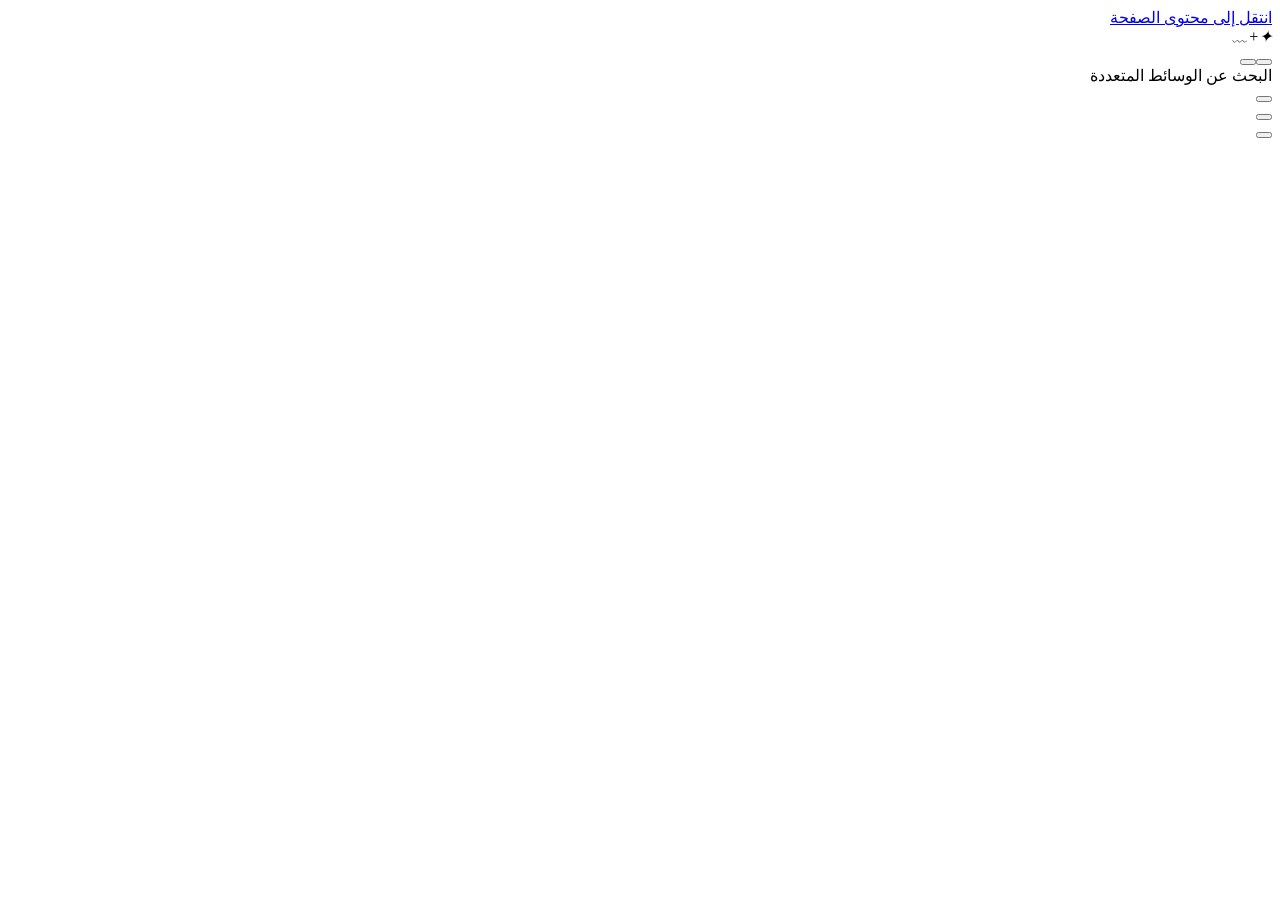
<file: src/template.html>
<!doctype html>
<html lang="ar" dir="rtl">
<head>
<meta charset="utf-8">
<meta name="viewport" content="width=device-width,initial-scale=1,viewport-fit=cover">
<meta name="theme-color" content="#e6f0eb">
<meta name="description" content="درس تفاعلي ثلاثي الأبعاد في البحث عن الوسائط المتعددة، معلمة المقرر: أمل الزهراني.">
<title>البحث عن الوسائط المتعددة وإنشاء وتحرير مقاطع الفيديو</title>
<style>
@font-face{font-family:Lesson;src:url([data-uri]) format('woff');font-weight:100 900;font-display:swap}
/*__STYLE__*/
</style>
</head>
<body>
<a href="#page" class="skip-link">انتقل إلى محتوى الصفحة</a>
<div class="desk-decor" aria-hidden="true"><i class="decor-spark">✦</i><i class="decor-ring"></i><i class="decor-cross">+</i><i class="decor-wave">﹏</i></div>
<div id="app">
 <header class="app-toolbar">
  <div class="toolbar-group"><button class="tool-button" id="homeButton" aria-label="العودة إلى البداية"></button><button class="tool-button index-button" id="indexButton"></button></div>
  <div class="toolbar-center"><span class="tiny-dot"></span><span id="sectionLabel">البحث عن الوسائط المتعددة</span></div>
  <div class="toolbar-group"><button class="tool-button" id="fullscreenButton" aria-label="ملء الشاشة"></button></div>
 </header>
 <main class="paper-holder" id="main">
  <article class="sheet" id="sheet" aria-label="صفحة الدرس">
   <div class="spiral" aria-hidden="true"></div>
   <div class="page-corner" aria-hidden="true"></div>
   <div class="lesson-page" id="page" tabindex="-1"></div>
   <div class="sheet-foot"><span id="footTopic"></span><span class="paper-number" id="paperNumber"></span></div>
  </article>
 </main>
 <nav class="page-nav" aria-label="التنقل بين صفحات الدرس">
  <button class="nav-button" id="previousButton"></button>
  <div class="page-position"><span id="pageCounter" aria-live="polite"></span><div class="progress-track"><i id="progressFill"></i></div></div>
  <button class="nav-button next" id="nextButton"></button>
 </nav>
</div>
<div class="sr-only" id="announcer" aria-live="polite"></div>
<script>window.LESSON_VIDEO='[data-uri]';</script>
<script>/*__RENDERER__*/</script>
<script>/*__APP__*/</script>
</body>
</html>
</file>
